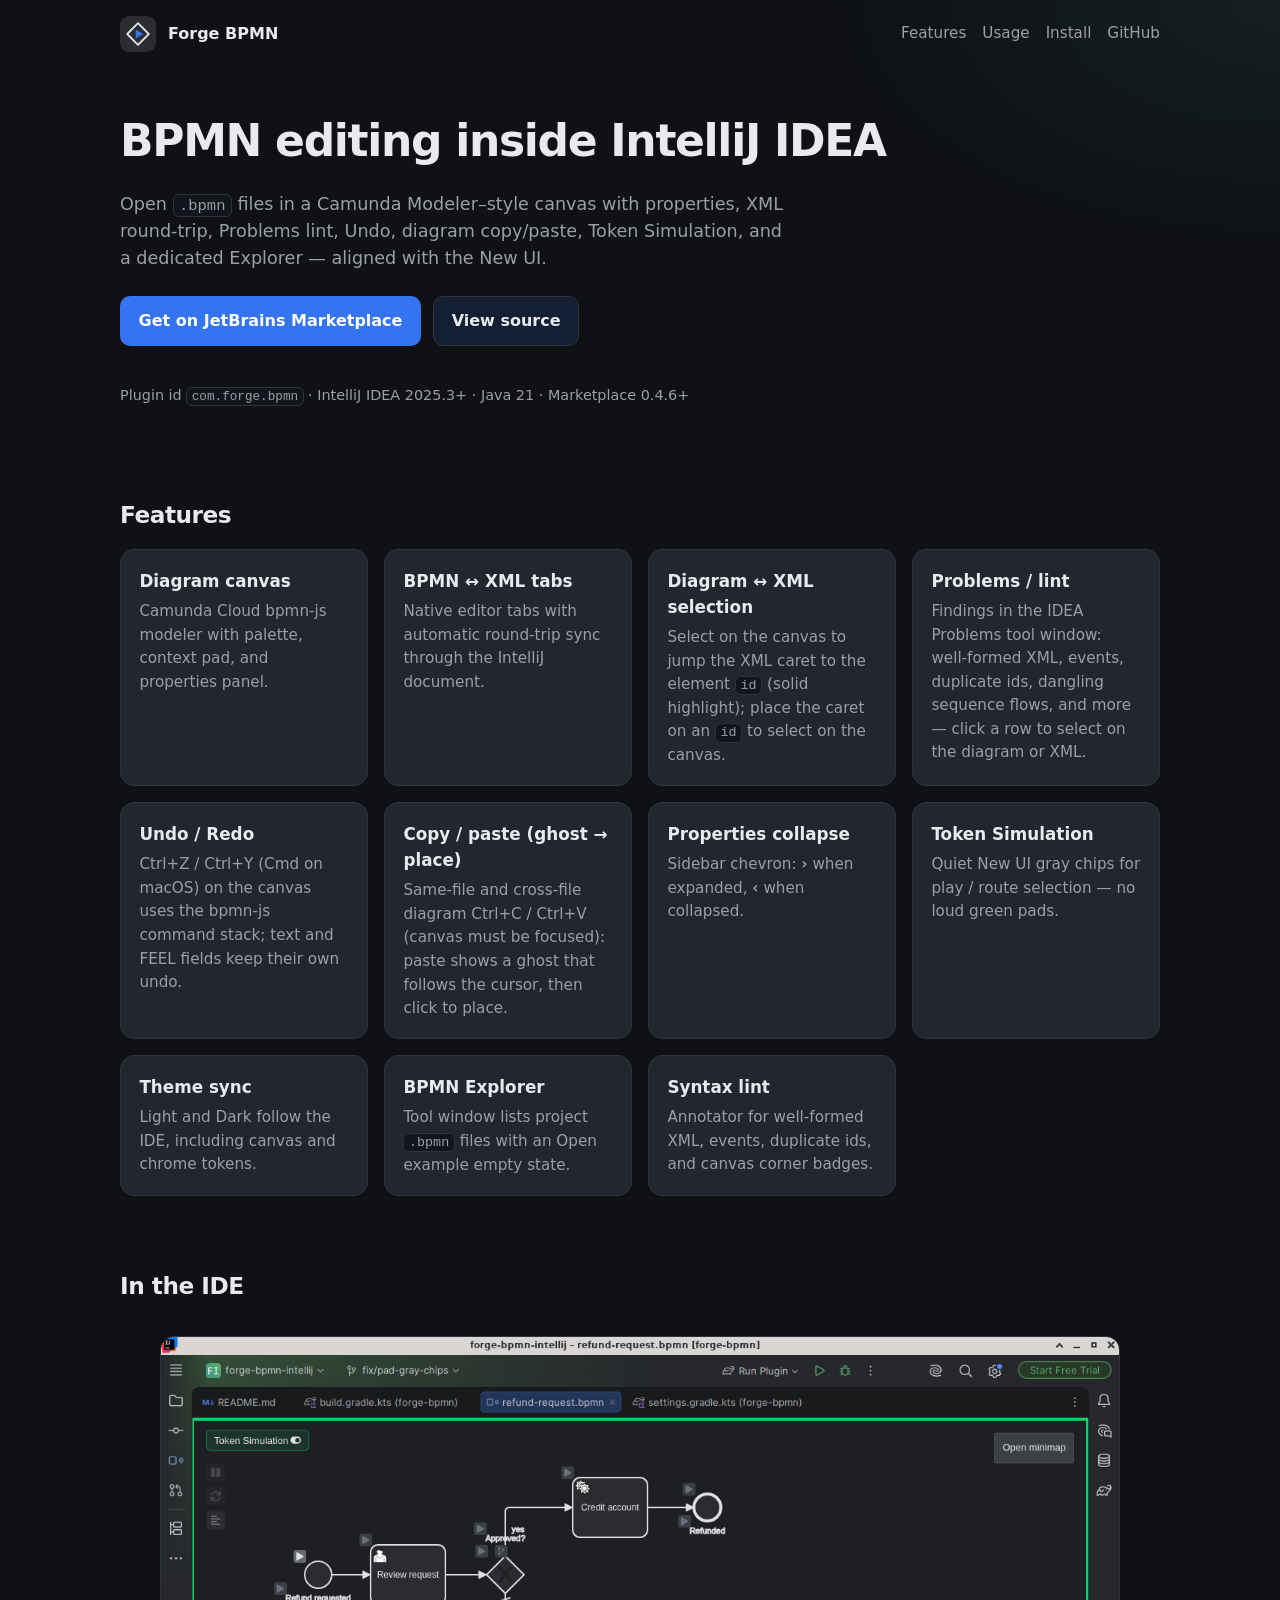
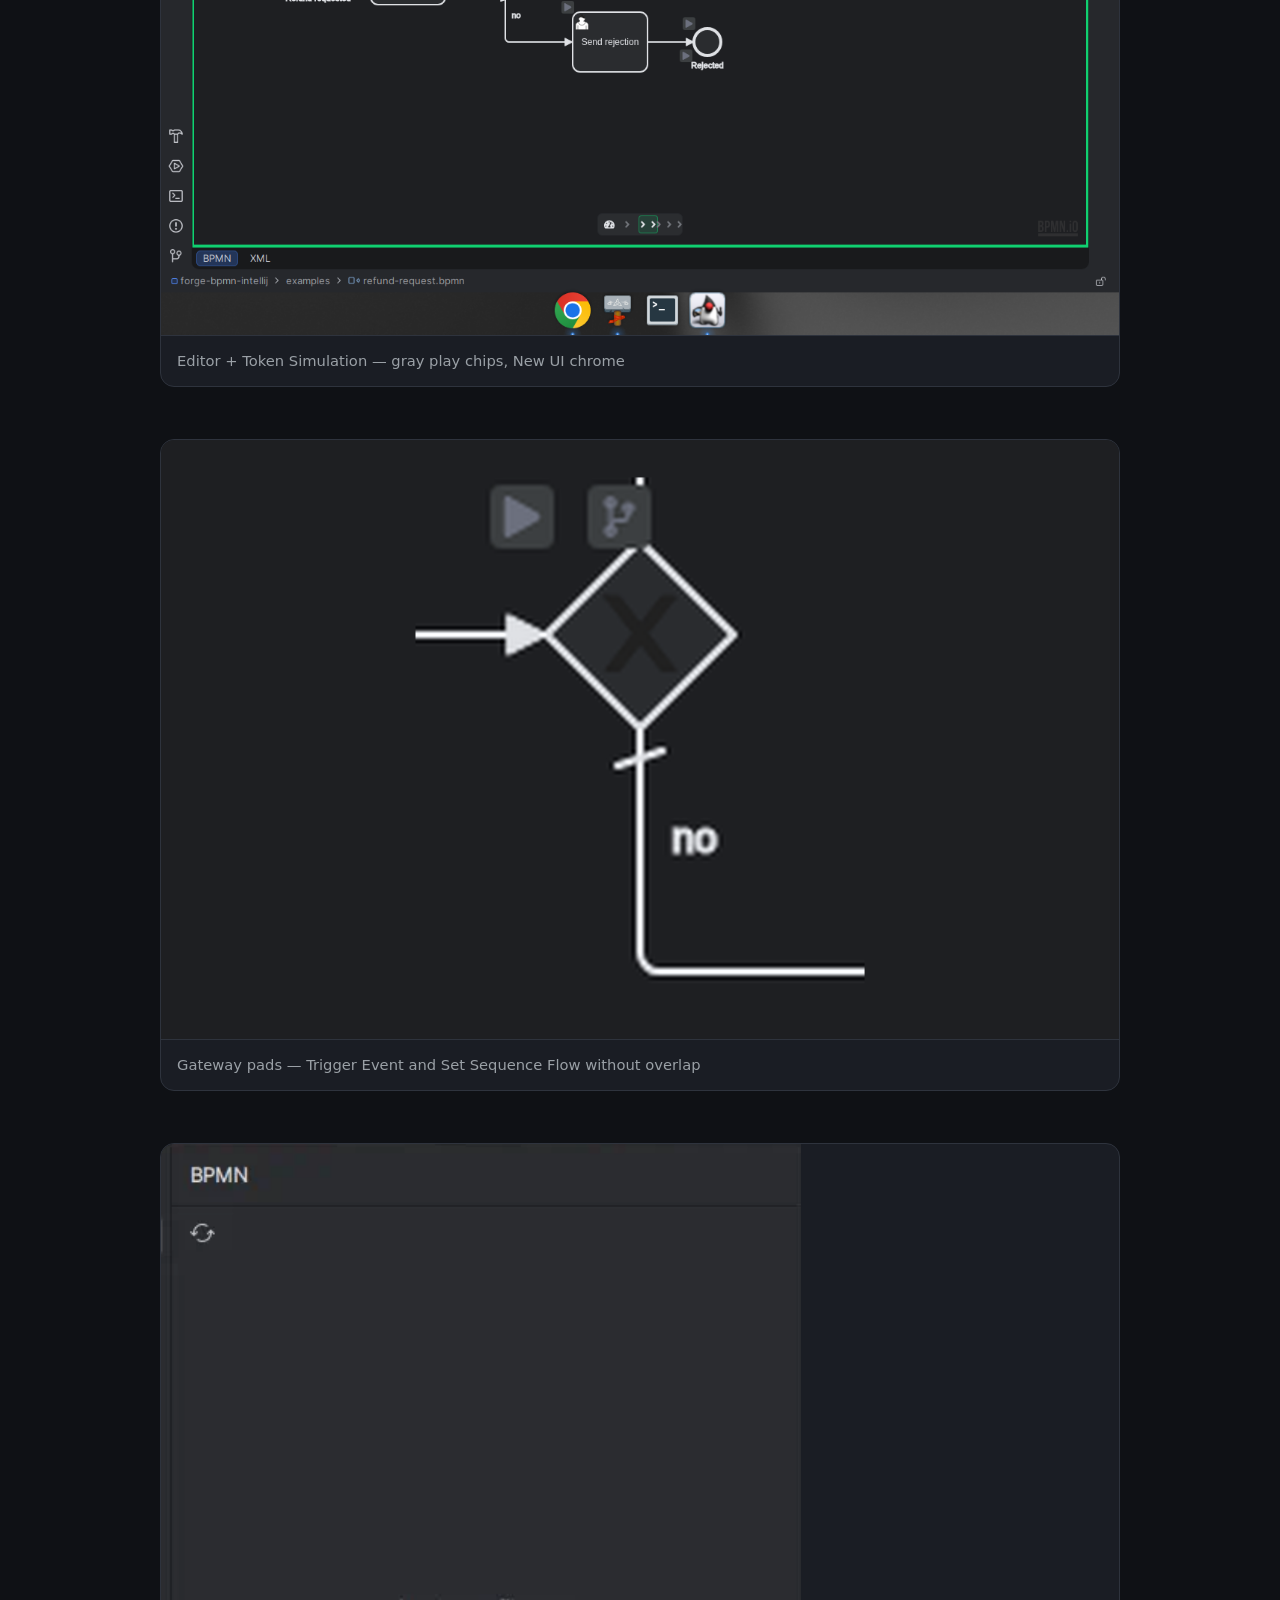
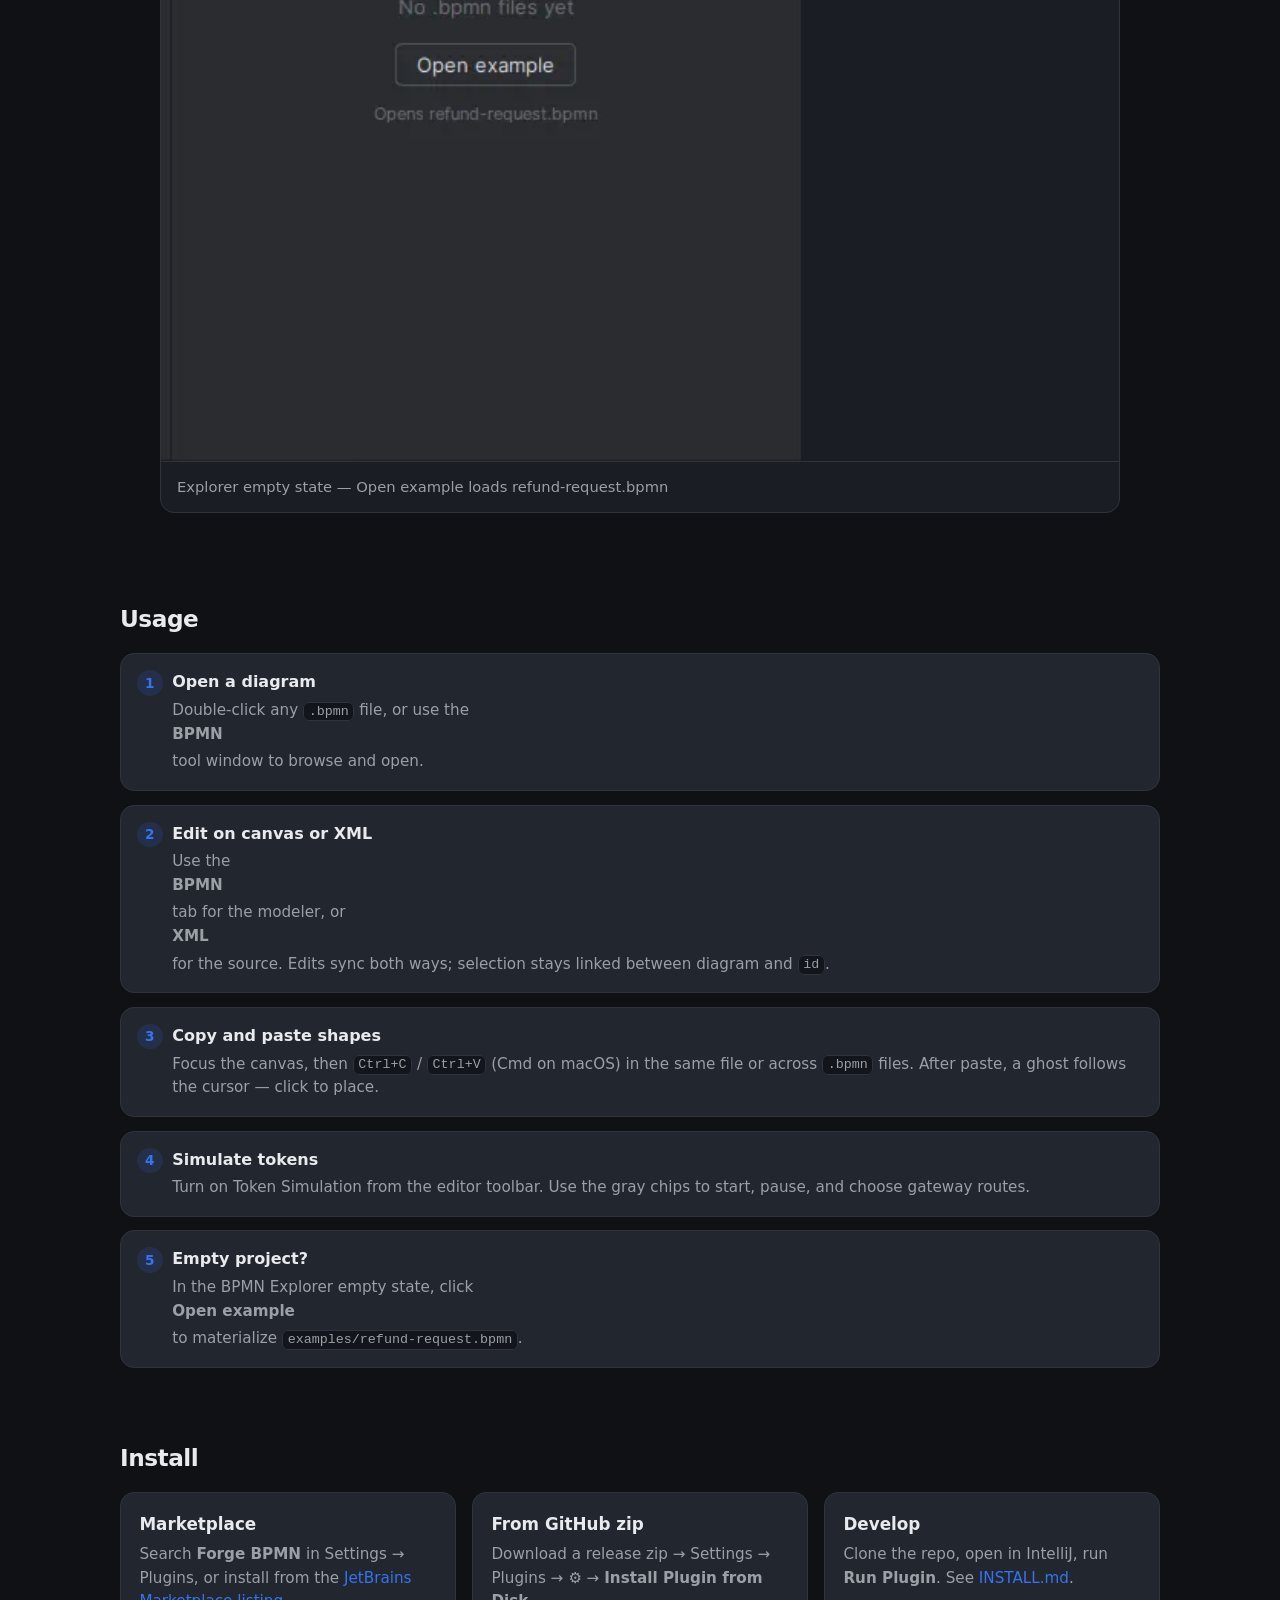
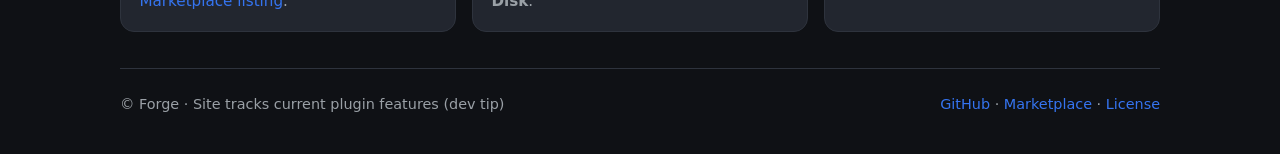
<file: site/index.html>
<!DOCTYPE html>
<html lang="en">
<head>
  <meta charset="utf-8" />
  <meta name="viewport" content="width=device-width, initial-scale=1" />
  <title>Forge BPMN — BPMN editor for IntelliJ IDEA</title>
  <meta name="description" content="Edit BPMN 2.0 diagrams inside IntelliJ IDEA: Camunda-style canvas, XML round-trip, Problems lint, Undo, same-file and cross-file copy/paste, Token Simulation, and Explorer." />
  <link rel="icon" href="assets/pluginIcon.svg" type="image/svg+xml" />
  <link rel="stylesheet" href="styles.css" />
</head>
<body>
  <div class="wrap">
    <header class="nav">
      <a class="brand" href="./">
        <img src="assets/pluginIcon.svg" alt="" width="36" height="36" />
        <span>Forge BPMN</span>
      </a>
      <nav class="nav-links" aria-label="Primary">
        <a href="#features">Features</a>
        <a href="#usage">Usage</a>
        <a href="#install">Install</a>
        <a href="https://github.com/kennethIve/forge-bpmn-intellij">GitHub</a>
      </nav>
    </header>

    <section class="hero">
      <h1>BPMN editing inside IntelliJ IDEA</h1>
      <p class="lede">
        Open <code>.bpmn</code> files in a Camunda Modeler–style canvas with properties,
        XML round-trip, Problems lint, Undo, diagram copy/paste, Token Simulation, and a dedicated Explorer — aligned with the New UI.
      </p>
      <div class="cta-row">
        <a class="btn btn-primary" href="https://plugins.jetbrains.com/plugin/34301-forge-bpmn">Get on JetBrains Marketplace</a>
        <a class="btn btn-ghost" href="https://github.com/kennethIve/forge-bpmn-intellij">View source</a>
      </div>
      <p class="meta">Plugin id <code>com.forge.bpmn</code> · IntelliJ IDEA 2025.3+ · Java 21 · Marketplace 0.4.6+</p>
    </section>

    <section id="features">
      <h2>Features</h2>
      <div class="grid">
        <article class="card">
          <h3>Diagram canvas</h3>
          <p>Camunda Cloud bpmn-js modeler with palette, context pad, and properties panel.</p>
        </article>
        <article class="card">
          <h3>BPMN ↔ XML tabs</h3>
          <p>Native editor tabs with automatic round-trip sync through the IntelliJ document.</p>
        </article>
        <article class="card">
          <h3>Diagram ↔ XML selection</h3>
          <p>Select on the canvas to jump the XML caret to the element <code>id</code> (solid highlight); place the caret on an <code>id</code> to select on the canvas.</p>
        </article>
        <article class="card">
          <h3>Problems / lint</h3>
          <p>Findings in the IDEA Problems tool window: well-formed XML, events, duplicate ids, dangling sequence flows, and more — click a row to select on the diagram or XML.</p>
        </article>
        <article class="card">
          <h3>Undo / Redo</h3>
          <p>Ctrl+Z / Ctrl+Y (Cmd on macOS) on the canvas uses the bpmn-js command stack; text and FEEL fields keep their own undo.</p>
        </article>
        <article class="card">
          <h3>Copy / paste (ghost → place)</h3>
          <p>Same-file and cross-file diagram Ctrl+C / Ctrl+V (canvas must be focused): paste shows a ghost that follows the cursor, then click to place.</p>
        </article>
        <article class="card">
          <h3>Properties collapse</h3>
          <p>Sidebar chevron: <strong>›</strong> when expanded, <strong>‹</strong> when collapsed.</p>
        </article>
        <article class="card">
          <h3>Token Simulation</h3>
          <p>Quiet New UI gray chips for play / route selection — no loud green pads.</p>
        </article>
        <article class="card">
          <h3>Theme sync</h3>
          <p>Light and Dark follow the IDE, including canvas and chrome tokens.</p>
        </article>
        <article class="card">
          <h3>BPMN Explorer</h3>
          <p>Tool window lists project <code>.bpmn</code> files with an Open example empty state.</p>
        </article>
        <article class="card">
          <h3>Syntax lint</h3>
          <p>Annotator for well-formed XML, events, duplicate ids, and canvas corner badges.</p>
        </article>
      </div>
    </section>

    <section id="screens">
      <h2>In the IDE</h2>
      <div class="shots">
        <figure class="shot">
          <img src="assets/01-editor-token-sim.png" alt="BPMN editor with Token Simulation gray chips" width="1280" height="720" loading="lazy" />
          <figcaption>Editor + Token Simulation — gray play chips, New UI chrome</figcaption>
        </figure>
        <figure class="shot">
          <img src="assets/02-gateway-pads.png" alt="Gateway Token Simulation pads side by side" width="1280" height="720" loading="lazy" />
          <figcaption>Gateway pads — Trigger Event and Set Sequence Flow without overlap</figcaption>
        </figure>
        <figure class="shot">
          <img src="assets/03-explorer-empty.png" alt="BPMN Explorer empty state with Open example" width="640" height="480" loading="lazy" />
          <figcaption>Explorer empty state — Open example loads refund-request.bpmn</figcaption>
        </figure>
      </div>
    </section>

    <section id="usage">
      <h2>Usage</h2>
      <div class="steps">
        <div class="step">
          <strong>Open a diagram</strong>
          <p>Double-click any <code>.bpmn</code> file, or use the <strong>BPMN</strong> tool window to browse and open.</p>
        </div>
        <div class="step">
          <strong>Edit on canvas or XML</strong>
          <p>Use the <strong>BPMN</strong> tab for the modeler, or <strong>XML</strong> for the source. Edits sync both ways; selection stays linked between diagram and <code>id</code>.</p>
        </div>
        <div class="step">
          <strong>Copy and paste shapes</strong>
          <p>Focus the canvas, then <kbd>Ctrl+C</kbd> / <kbd>Ctrl+V</kbd> (Cmd on macOS) in the same file or across <code>.bpmn</code> files. After paste, a ghost follows the cursor — click to place.</p>
        </div>
        <div class="step">
          <strong>Simulate tokens</strong>
          <p>Turn on Token Simulation from the editor toolbar. Use the gray chips to start, pause, and choose gateway routes.</p>
        </div>
        <div class="step">
          <strong>Empty project?</strong>
          <p>In the BPMN Explorer empty state, click <strong>Open example</strong> to materialize <code>examples/refund-request.bpmn</code>.</p>
        </div>
      </div>
    </section>

    <section id="install">
      <h2>Install</h2>
      <div class="grid">
        <article class="card">
          <h3>Marketplace</h3>
          <p>Search <strong>Forge BPMN</strong> in Settings → Plugins, or install from the <a href="https://plugins.jetbrains.com/plugin/34301-forge-bpmn">JetBrains Marketplace listing</a>.</p>
        </article>
        <article class="card">
          <h3>From GitHub zip</h3>
          <p>Download a release zip → Settings → Plugins → ⚙️ → <strong>Install Plugin from Disk</strong>.</p>
        </article>
        <article class="card">
          <h3>Develop</h3>
          <p>Clone the repo, open in IntelliJ, run <strong>Run Plugin</strong>. See <a href="https://github.com/kennethIve/forge-bpmn-intellij/blob/main/INSTALL.md">INSTALL.md</a>.</p>
        </article>
      </div>
    </section>

    <footer class="footer">
      <span>© Forge · Site tracks current plugin features (dev tip)</span>
      <span>
        <a href="https://github.com/kennethIve/forge-bpmn-intellij">GitHub</a>
        ·
        <a href="https://plugins.jetbrains.com/plugin/34301-forge-bpmn">Marketplace</a>
        ·
        <a href="https://github.com/kennethIve/forge-bpmn-intellij/blob/main/LICENSE">License</a>
      </span>
    </footer>
  </div>
</body>
</html>
</file>
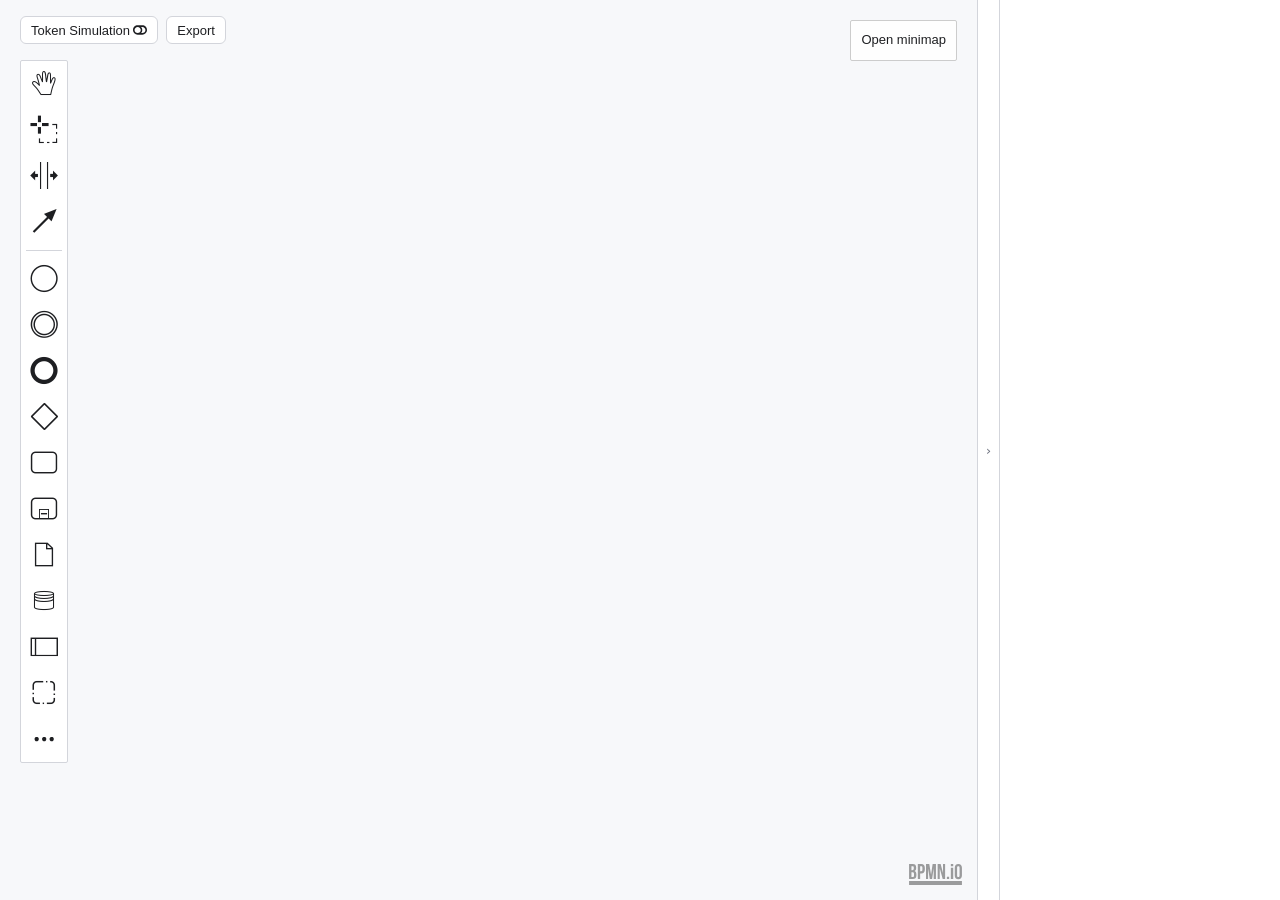
<file: src/main/resources/bpmn-editor/index.html>
<!DOCTYPE html>
<html lang="en">
<head>
  <meta charset="UTF-8"/>
  <meta name="viewport" content="width=device-width, initial-scale=1"/>
  <title>BPMN</title>
  <link rel="stylesheet" href="assets/camunda-cloud-modeler.css"/>
  <link rel="stylesheet" href="assets/bpmn-js-token-simulation.css"/>
  <style>
    html, body { width: 100%; height: 100%; margin: 0; overflow: hidden; background: var(--bg, #f7f8fa); color: var(--fg, #1e1f22); font: 13px/1.45 "JetBrains Sans", "IBM Plex Sans", "Segoe UI", sans-serif; overscroll-behavior: none; touch-action: none; }
    :root { --bg:#FFFFFF; --canvas:#F7F8FA; --shape-fill:#FFFFFF; --icon:#1E1F22; --flow:#1E1F22; --label:#1E1F22; --panel:#FFFFFF; --fg:#1E1F22; --muted:#6c707e; --border:#d3d5db; --input:#ffffff; --hover:#ebecf0; --accent:#3574F0; --caret:#3574F0; --selection:rgba(84,138,247,.30); --active-line:rgba(0,0,0,.035); --palette:#FFFFFF; --palette-fg:#1E1F22; --palette-border:#D3D5DB; --palette-hover:#EBECF0; --token-sim-on-fill:rgba(16,208,112,.12); --token-sim-on-border:rgba(16,208,112,.55); --token-simulation-green-base-44:#10d070; --token-simulation-grey-darken-30:var(--fg); --token-simulation-grey-lighten-56:var(--hover); --token-simulation-grey-base-40:var(--muted); --token-simulation-silver-darken-94:var(--palette); --token-simulation-silver-base-97:var(--panel); --token-simulation-white:#ffffff; }
    html.dark { --bg:#2B2D30; --canvas:#1E1F22; --shape-fill:#2B2D30; --icon:#DFE1E5; --flow:#DFE1E5; --label:#DFE1E5; --panel:#2B2D30; --fg:#DFE1E5; --muted:#9DA0A8; --border:#393B40; --input:#1E1F22; --hover:#3C3F44; --accent:#3574F0; --caret:#548AF7; --selection:rgba(84,138,247,.30); --active-line:rgba(255,255,255,.04); --palette:#2B2D30; --palette-fg:#DFE1E5; --palette-border:#43454A; --palette-hover:#3C3F44; --token-sim-on-fill:rgba(16,208,112,.12); --token-sim-on-border:rgba(16,208,112,.5); --token-simulation-grey-darken-30:#DFE1E5; --token-simulation-grey-lighten-56:#3C3F44; --token-simulation-grey-base-40:#9DA0A8; --token-simulation-silver-darken-94:#3C3F44; --token-simulation-silver-base-97:#2B2D30; }
    html.hc { --caret:#FFFFFF; --selection:rgba(84,138,247,.30); --active-line:rgba(255,255,255,.06); }
    #app { position: absolute; inset: 0; display: flex; min-height: 0; min-width: 0; background: var(--bg); }
    #canvas { position: relative; flex: 1; min-width: 0; min-height: 0; background: var(--canvas); touch-action: none; overscroll-behavior: none; }
    #canvas .bjs-container, #canvas .djs-container { position: absolute !important; inset: 0; width: auto !important; height: auto !important; background: var(--canvas) !important; background-image: none !important; }
    .djs-grid, .layer-djs-grid, svg.djs-grid, .djs-grid-container { display: none !important; }
    #toggle-props { width: 22px; flex-shrink: 0; border: 0; border-left: 1px solid var(--border); background: var(--panel); color: var(--muted); cursor: pointer; font: 13px/1 "JetBrains Mono", monospace; padding: 0; display: flex; align-items: center; justify-content: center; }
    #toggle-props:hover, #toggle-props:focus-visible { background: var(--palette-hover); color: var(--palette-fg); outline: none; }
    #toggle-props:active { background: var(--hover); color: var(--fg); }
    #properties { width: 280px; flex-shrink: 0; border-left: 1px solid var(--border); background: var(--panel); overflow: hidden; color: var(--fg); }
    #app.props-collapsed #properties { display: none; }
    #properties .bio-properties-panel-container, #properties .bio-properties-panel { height: 100%; background: var(--panel) !important; color: var(--fg) !important; }
    .bio-properties-panel-header, .bio-properties-panel-group, .bio-properties-panel-group-header, .bio-properties-panel-scroll-container { background: var(--panel) !important; color: var(--fg) !important; border-color: var(--border) !important; }
    .bio-properties-panel-input, .bio-properties-panel select, .bio-properties-panel textarea, .bio-properties-panel input { background: var(--input) !important; color: var(--fg) !important; border-color: var(--border) !important; }
    .bio-properties-panel-input:focus,
    .bio-properties-panel-input:focus-within,
    .bio-properties-panel select:focus,
    .bio-properties-panel textarea:focus,
    .bio-properties-panel input:focus {
      border-color: var(--accent) !important;
      border-width: 1px !important;
      outline: none !important;
      box-shadow: none !important;
    }
    .bio-properties-panel input,
    .bio-properties-panel textarea,
    .bio-properties-panel-input,
    .bio-properties-panel select { caret-color: var(--caret) !important; }
    #properties [contenteditable],
    .bio-properties-panel [contenteditable],
    .bio-properties-panel .cm-content,
    .bio-properties-panel .cm-editor [contenteditable],
    .bio-properties-panel-feel-editor-container .cm-content,
    .bio-properties-panel-feelers-editor .cm-content {
      caret-color: var(--caret) !important;
    }
    .bio-properties-panel-feel-editor-container .cm-cursor,
    .bio-properties-panel-feel-editor-container .cm-dropCursor {
      border-left: 2px solid var(--caret) !important;
      border-left-width: 2px !important;
      margin-left: 0 !important;
      opacity: 1 !important;
    }
    .bio-properties-panel-feel-editor-container .cm-cursorLayer { animation: none !important; }
    .bio-properties-panel-feel-editor-container .cm-cursorLayer .cm-cursor { opacity: 1 !important; visibility: visible !important; }
    .bio-properties-panel-feel-editor-container .cm-selectionBackground,
    .bio-properties-panel-feel-editor-container .cm-content ::selection,
    .bio-properties-panel-feel-editor-container .cm-content::-moz-selection { background: var(--selection) !important; }
    .bio-properties-panel-feel-editor-container .cm-focused .cm-selectionBackground,
    .bio-properties-panel-feel-editor-container.cm-focused .cm-selectionBackground,
    .cm-editor.cm-focused .cm-selectionBackground { background: var(--selection) !important; }
    .bio-properties-panel-feel-editor-container .cm-activeLine { background: var(--active-line) !important; }
    html.dark .bio-properties-panel-feel-indicator,
    html.hc .bio-properties-panel-feel-indicator {
      background: var(--input) !important; background-color: var(--input) !important; border-color: var(--border) !important; color: var(--muted) !important;
    }
    html.dark .bio-properties-panel-feel-container:has(.bio-properties-panel-input:focus-within) .bio-properties-panel-feel-indicator,
    html.hc .bio-properties-panel-feel-container:has(.bio-properties-panel-input:focus-within) .bio-properties-panel-feel-indicator { border-color: var(--accent) !important; }
    html.dark .bio-properties-panel-open-feel-popup,
    html.hc .bio-properties-panel-open-feel-popup { color: var(--muted) !important; }
    html.dark .bio-properties-panel-open-feel-popup svg,
    html.dark .bio-properties-panel-open-feel-popup svg path,
    html.hc .bio-properties-panel-open-feel-popup svg,
    html.hc .bio-properties-panel-open-feel-popup svg path { fill: var(--muted) !important; stroke: var(--muted) !important; color: var(--muted) !important; }
    html.dark .bio-properties-panel-feel-editor-container .cm-content,
    html.dark .bio-properties-panel-feel-editor-container .cm-line,
    html.dark .bio-properties-panel-feel-editor-container .cm-content span,
    html.dark .bio-properties-panel-feelers-editor .cm-content,
    html.dark .bio-properties-panel-feelers-editor .cm-content span { color: var(--fg) !important; }
    html.dark .bio-properties-panel-feel-editor-container .cm-content .ͼp,
    html.dark .bio-properties-panel-feelers-editor .cm-content .ͼp { color: #CF8E6D !important; }
    html.dark .bio-properties-panel-feel-editor-container .cm-content .ͼt,
    html.dark .bio-properties-panel-feelers-editor .cm-content .ͼt { color: #6AAB73 !important; }
    html.dark .bio-properties-panel-feel-editor-container .cm-content .ͼv,
    html.dark .bio-properties-panel-feelers-editor .cm-content .ͼv { color: #2AACB8 !important; }
    html.hc .bio-properties-panel-feel-editor-container .cm-content,
    html.hc .bio-properties-panel-feel-editor-container .cm-line,
    html.hc .bio-properties-panel-feel-editor-container .cm-content span,
    html.hc .bio-properties-panel-feelers-editor .cm-content,
    html.hc .bio-properties-panel-feelers-editor .cm-content span { color: #FFFFFF !important; }
    html.hc .bio-properties-panel-feel-editor-container .cm-content .ͼp,
    html.hc .bio-properties-panel-feelers-editor .cm-content .ͼp { color: #FFE66D !important; }
    html.hc .bio-properties-panel-feel-editor-container .cm-content .ͼt,
    html.hc .bio-properties-panel-feelers-editor .cm-content .ͼt { color: #7CFC98 !important; }
    html.hc .bio-properties-panel-feel-editor-container .cm-content .ͼv,
    html.hc .bio-properties-panel-feelers-editor .cm-content .ͼv { color: #7FDBFF !important; }
    .djs-palette { background: var(--palette) !important; border-color: var(--palette-border) !important; color: var(--palette-fg) !important; }
    .djs-palette .entry { color: var(--palette-fg) !important; fill: var(--palette-fg) !important; }
    .djs-palette .entry:hover { background: var(--palette-hover) !important; }
    .djs-palette .separator { border-color: var(--palette-border) !important; }
    .djs-popup, .djs-context-pad .entry { background: var(--palette) !important; color: var(--palette-fg) !important; border-color: var(--palette-border) !important; }
    /* Selection sync: solid #3574F0, 2px — same in Light and Dark */
    .djs-parent {
      --element-selected-outline-stroke-color: #3574F0;
      --element-selected-outline-secondary-stroke-color: #3574F0;
      --bendpoint-fill-color: #3574F0;
    }
    .djs-selection-outline,
    .djs-element.selected .djs-outline,
    .djs-connection.selected .djs-outline,
    .djs-multi-select .djs-element.selected .djs-outline,
    .djs-dragging-active-lasso .djs-element.selected .djs-outline {
      stroke: #3574F0 !important;
      stroke-width: 2px !important;
    }
    html.dark .djs-selection-outline,
    html.dark .djs-element.selected .djs-outline,
    html.dark .djs-connection.selected .djs-outline {
      fill: none !important;
      stroke: #3574F0 !important;
      stroke-width: 2px !important;
    }
    .djs-bendpoint .djs-visual,
    .djs-segment-dragger .djs-visual,
    .djs-bendpoint:hover .djs-visual,
    .djs-bendpoint.floating .djs-visual {
      fill: #3574F0 !important;
    }
    html.dark .djs-context-pad.open { display: block; width: auto !important; max-width: 132px; padding: 6px; background: #2B2D30; border: 1px solid #6A7380; border-radius: 8px; box-shadow: 0 10px 28px rgba(0,0,0,.5), 0 0 0 1px rgba(126,176,255,.35); }
    html.dark .djs-context-pad .entry { width: 28px !important; height: 28px !important; font-size: 18px !important; line-height: 28px !important; margin: 2px !important; border-radius: 6px !important; background: #3C3F44 !important; color: #F2F4F7 !important; box-shadow: none !important; }
    html.dark .djs-context-pad .entry:hover { background: #548AF7 !important; color: #fff !important; }
    html.dark .djs-popup { box-shadow: 0 16px 40px rgba(0,0,0,.55), 0 0 0 1px rgba(126,176,255,.45) !important; border: 1px solid #7EB0FF !important; border-radius: 8px !important; }
    html.dark .djs-popup .entry.selected, html.dark .djs-popup .entry:hover { background: #2E436E !important; }
    html.dark .djs-popup .entry.selected { box-shadow: inset 3px 0 0 #7EB0FF; }
    .djs-connection .djs-visual > path { stroke: var(--icon) !important; }
    marker path, marker polygon { fill: var(--icon) !important; stroke: var(--icon) !important; }
    .djs-element[data-element-id$="_label"] text,
    .djs-element[data-element-id$="_label"] .djs-label,
    .djs-label, .djs-label text { fill: var(--label) !important; stroke: none !important; font-family: Arial, Helvetica, sans-serif !important; font-weight: 400 !important; }
    .djs-shape:not([data-element-id$="_label"]) .djs-visual > :first-child { fill: var(--shape-fill) !important; stroke: var(--icon) !important; }
    .djs-element[data-element-id$="_label"] .djs-visual > :not(text) { fill: none !important; stroke: none !important; }
    .bjs-container .djs-palette { top: 60px !important; }
    .bts-toggle-mode { display: inline-flex !important; align-items: center; position: absolute !important; top: 16px !important; left: 20px !important; z-index: 1000 !important; box-sizing: border-box; min-height: 28px; height: 28px; background: var(--palette) !important; color: var(--palette-fg) !important; border: 1px solid var(--palette-border) !important; border-radius: 6px; padding: 4px 10px !important; font-size: 13px !important; line-height: 1; cursor: pointer; user-select: none; box-shadow: none !important; }
    .bts-toggle-mode .bts-toggle { margin-left: .25em; display: inline-flex; }
    .bjs-container.simulation .bts-toggle-mode { background: var(--token-sim-on-fill) !important; color: var(--fg) !important; border: 1px solid var(--token-sim-on-border) !important; }
    .bts-toggle-mode:hover,
    .bjs-container.simulation .bts-toggle-mode:hover { background: var(--hover) !important; color: var(--fg) !important; border-color: var(--border) !important; }
    .bjs-container.simulation .bts-toggle-mode:hover { border-color: var(--token-sim-on-border) !important; }

    .editor-top-toolbar {
      position: absolute !important;
      top: 16px !important;
      left: 20px !important;
      z-index: 1000 !important;
      display: inline-flex;
      align-items: center;
      gap: 8px;
      pointer-events: none;
    }
    .editor-top-toolbar > * { pointer-events: auto; }
    .editor-top-toolbar .bts-toggle-mode {
      position: relative !important;
      top: auto !important;
      left: auto !important;
    }
    .bpmn-export-btn {
      display: inline-flex !important;
      align-items: center;
      box-sizing: border-box;
      min-height: 28px;
      height: 28px;
      background: var(--palette) !important;
      color: var(--palette-fg) !important;
      border: 1px solid var(--palette-border) !important;
      border-radius: 6px;
      padding: 4px 10px !important;
      font-size: 13px !important;
      line-height: 1;
      cursor: pointer;
      user-select: none;
      font-family: inherit;
    }
    .bpmn-export-btn:hover {
      background: var(--hover) !important;
      color: var(--fg) !important;
      border-color: var(--border) !important;
    }
    .bpmn-export-btn:focus-visible {
      outline: 2px solid var(--accent, #3574F0);
      outline-offset: 1px;
    }

    .bpmn-export { position: relative; display: inline-flex; }
    .bpmn-export-menu {
      display: none;
      position: absolute;
      top: calc(100% + 4px);
      left: 0;
      min-width: 188px;
      z-index: 1001;
      box-sizing: border-box;
      background: var(--palette);
      color: var(--palette-fg);
      border: 1px solid var(--palette-border);
      border-radius: 6px;
      padding: 4px;
      box-shadow: 0 8px 20px rgba(0,0,0,.2);
    }
    .bpmn-export.open .bpmn-export-menu { display: block; }
    .bpmn-export-menu button {
      display: block;
      width: 100%;
      text-align: left;
      background: transparent;
      border: none;
      color: inherit;
      font-family: inherit;
      font-size: 13px;
      line-height: 1.3;
      padding: 6px 8px;
      border-radius: 4px;
      cursor: pointer;
    }
    .bpmn-export-menu button:hover,
    .bpmn-export-menu button:focus-visible {
      background: var(--hover);
      color: var(--fg);
      outline: none;
    }
    .bpmn-lint-tooltip {
      position: fixed;
      z-index: 10000;
      transform: translate(-50%, calc(-100% - 8px));
      max-width: 280px;
      padding: 6px 8px;
      border-radius: 6px;
      background: #2B2D30;
      color: #F2F4F7;
      border: 1px solid #6A7380;
      box-shadow: 0 8px 20px rgba(0,0,0,.35);
      font-size: 12px;
      line-height: 1.35;
      pointer-events: none;
      white-space: pre-wrap;
    }
    html:not(.dark) .bpmn-lint-tooltip {
      background: #FFFFFF;
      color: #1E1F22;
      border-color: #D3D5DB;
      box-shadow: 0 8px 20px rgba(0,0,0,.12);
    }
    .djs-overlay-bts-context-menu .bts-context-pad,
    .djs-overlay-bts-context-menu .bts-context-pad:not(.disabled),
    .bts-context-pad,
    .bts-context-pad:not(.disabled) { display: flex !important; align-items: center !important; justify-content: center !important; width: 17px !important; height: 17px !important; min-width: 17px !important; min-height: 17px !important; box-sizing: border-box !important; background: #EBECF0 !important; background-color: #EBECF0 !important; color: #818594 !important; border: none !important; border-radius: 3px !important; opacity: 1 !important; font-size: 10px !important; box-shadow: none !important; padding: 0 !important; margin: 0 !important; }
    html.dark .djs-overlay-bts-context-menu .bts-context-pad,
    html.dark .djs-overlay-bts-context-menu .bts-context-pad:not(.disabled),
    html.dark .bts-context-pad,
    html.dark .bts-context-pad:not(.disabled) { background: #3C3F41 !important; background-color: #3C3F41 !important; color: #6C707E !important; border: none !important; }
    .bts-context-pad[title="Trigger Event"],
    .djs-overlay-bts-context-menu .bts-context-pad[title="Trigger Event"] { transform: none !important; }
    .bts-context-pad[title="Set Sequence Flow"],
    .djs-overlay-bts-context-menu .bts-context-pad[title="Set Sequence Flow"] { transform: translate(26px, 0) !important; }
    .bts-context-pad[title="Add pause point"],
    .bts-context-pad[title="Remove pause point"],
    .djs-overlay-bts-context-menu .bts-context-pad[title="Add pause point"],
    .djs-overlay-bts-context-menu .bts-context-pad[title="Remove pause point"] { transform: translate(-26px, 0) !important; }
    .djs-overlay-bts-context-menu .bts-context-pad *,
    .djs-overlay-bts-context-menu .bts-context-pad svg,
    .djs-overlay-bts-context-menu .bts-context-pad .bts-icon,
    .bts-context-pad *,
    .bts-context-pad svg,
    .bts-context-pad .bts-icon { background: transparent !important; background-color: transparent !important; box-shadow: none !important; }
    .djs-overlay-bts-context-menu .bts-context-pad .bts-icon,
    .bts-context-pad .bts-icon { width: 11px !important; height: 11px !important; }
    .djs-overlay-bts-context-menu .bts-context-pad svg,
    .bts-context-pad svg { width: 11px !important; height: 11px !important; }
    .djs-overlays:not(.hover) .bts-context-pad:not(:hover):not(:focus).show-hover,
    .djs-overlays:not(.hover) .djs-overlay-bts-context-menu .bts-context-pad:not(:hover):not(:focus).show-hover { opacity: 0 !important; pointer-events: none !important; }
    .djs-overlays.hover .bts-context-pad,
    .djs-overlays.hover .bts-context-pad:not(.disabled) { opacity: 1 !important; }
    .bts-context-pad.active,
    .bts-context-pad:not(.disabled).active,
    .djs-overlay-bts-context-menu .bts-context-pad.active { background: #D3D5DB !important; background-color: #D3D5DB !important; color: #1E1F22 !important; opacity: 1 !important; border: none !important; box-shadow: none !important; }
    html.dark .bts-context-pad.active,
    html.dark .bts-context-pad:not(.disabled).active,
    html.dark .djs-overlay-bts-context-menu .bts-context-pad.active { background: #5A5D61 !important; background-color: #5A5D61 !important; color: #DFE1E5 !important; border: none !important; }
    .bts-context-pad:not(.disabled):hover,
    .bts-context-pad:not(.disabled):focus-visible,
    .bts-context-pad:hover,
    .bts-context-pad:focus-visible,
    .djs-overlay-bts-context-menu .bts-context-pad:not(.disabled):hover,
    .djs-overlay-bts-context-menu .bts-context-pad:not(.disabled):focus-visible { opacity: 1 !important; background: #DFE1E5 !important; background-color: #DFE1E5 !important; color: #1E1F22 !important; border: none !important; }
    html.dark .bts-context-pad:not(.disabled):hover,
    html.dark .bts-context-pad:not(.disabled):focus-visible,
    html.dark .bts-context-pad:hover,
    html.dark .bts-context-pad:focus-visible,
    html.dark .djs-overlay-bts-context-menu .bts-context-pad:not(.disabled):hover,
    html.dark .djs-overlay-bts-context-menu .bts-context-pad:not(.disabled):focus-visible { background: #4E5154 !important; background-color: #4E5154 !important; color: #DFE1E5 !important; border: none !important; }
    .bts-context-pad:not(.disabled):active,
    .djs-overlay-bts-context-menu .bts-context-pad:not(.disabled):active { background: #D3D5DB !important; background-color: #D3D5DB !important; color: #1E1F22 !important; opacity: 1 !important; border: none !important; box-shadow: none !important; }
    html.dark .bts-context-pad:not(.disabled):active,
    html.dark .djs-overlay-bts-context-menu .bts-context-pad:not(.disabled):active { background: #5A5D61 !important; background-color: #5A5D61 !important; color: #DFE1E5 !important; border: none !important; }
    .bts-context-pad.disabled,
    .djs-overlay-bts-context-menu .bts-context-pad.disabled { background: #EBECF0 !important; background-color: #EBECF0 !important; color: #818594 !important; opacity: .35 !important; border: none !important; }
    html.dark .bts-context-pad.disabled,
    html.dark .djs-overlay-bts-context-menu .bts-context-pad.disabled { background: #3C3F41 !important; background-color: #3C3F41 !important; color: #6C707E !important; }
    .bts-palette .bts-entry { display: flex !important; align-items: center !important; justify-content: center !important; width: 26px !important; height: 26px !important; box-sizing: border-box; background: var(--palette) !important; background-color: var(--palette) !important; color: var(--muted) !important; border: 1px solid var(--border) !important; border-radius: 6px !important; opacity: 1 !important; font-size: 14px !important; box-shadow: none !important; padding: 0 !important; margin-bottom: 6px; }
    .bts-palette .bts-entry:not(.disabled):hover,
    .bts-palette .bts-entry:hover { background: var(--hover) !important; background-color: var(--hover) !important; color: var(--fg) !important; border-color: var(--border) !important; }
    .bts-palette .bts-entry.active,
    .bts-palette .bts-entry.bts-play-pause.active,
    .bts-play-pause.active,
    .bjs-container.paused .bts-play-pause.active,
    .bjs-container.simulation .bts-palette .bts-entry.active { background: var(--token-sim-on-fill) !important; background-color: var(--token-sim-on-fill) !important; color: var(--fg) !important; border: 1px solid var(--token-sim-on-border) !important; box-shadow: none !important; }
    .bts-element-notification.success,
    .bts-notifications .bts-notification.success { background: var(--token-sim-on-fill) !important; background-color: var(--token-sim-on-fill) !important; color: var(--fg) !important; border: 1px solid var(--token-sim-on-border) !important; }
    .bts-scopes .bts-scope.active,
    .bts-token-count { background: var(--palette) !important; color: var(--fg) !important; border: 1px solid var(--border) !important; }
    .bts-token-count.waiting,
    .bts-token-count:not(.inactive) { border-color: var(--token-sim-on-border) !important; }
    .bts-palette .bts-entry.disabled { color: var(--muted) !important; opacity: .45 !important; }
    .bts-scopes { top: 18px !important; height: 28px; align-items: center; }
    .bts-scopes .bts-scope { width: 24px !important; height: 24px !important; line-height: 22px !important; font-size: 12px !important; background: var(--palette) !important; color: var(--fg) !important; border: 1px solid var(--border) !important; border-radius: 50% !important; }
    .bts-scopes .bts-scope:hover,
    .bts-scopes .bts-scope.inactive:hover { background: var(--hover) !important; opacity: 1 !important; }
    .bts-scopes .bts-scope.focussed { box-shadow: 0 0 0 1px var(--token-sim-on-border) !important; border-color: var(--token-sim-on-border) !important; }
    .bts-set-animation-speed { bottom: 16px !important; height: 30px; box-sizing: border-box; background: var(--panel) !important; background-color: var(--panel) !important; color: var(--fg) !important; border: 1px solid var(--border) !important; border-radius: 6px !important; padding: 2px 4px 2px 8px !important; font-size: 12px !important; box-shadow: none !important; overflow: hidden; }
    .bts-set-animation-speed .bts-animation-speed-buttons { margin-left: 4px !important; gap: 2px; align-items: center; }
    .bts-set-animation-speed .bts-animation-speed-button { width: 26px !important; height: 24px !important; padding: 0 !important; box-sizing: border-box; display: inline-flex !important; align-items: center; justify-content: center; background: transparent !important; background-color: transparent !important; color: var(--muted) !important; border: 1px solid transparent !important; border-radius: 4px !important; cursor: pointer; }
    .bts-set-animation-speed .bts-animation-speed-button:hover { background: var(--hover) !important; background-color: var(--hover) !important; color: var(--fg) !important; border-color: var(--border) !important; }
    .bts-set-animation-speed .bts-animation-speed-button.active { background: var(--token-sim-on-fill) !important; background-color: var(--token-sim-on-fill) !important; color: var(--fg) !important; border: 1px solid var(--token-sim-on-border) !important; }
    .bts-log { background: var(--panel) !important; color: var(--fg) !important; border: 1px solid var(--border); border-radius: 6px; }
    .bts-log .bts-header { background: var(--palette) !important; color: var(--fg) !important; border-bottom: 1px solid var(--border); height: 28px !important; }
    .bts-log .bts-close { color: var(--muted) !important; }
    .bts-log .bts-close:hover { color: var(--fg) !important; background: var(--hover) !important; }
    .bts-log .bts-entry { background: var(--input, var(--panel)) !important; color: var(--fg) !important; border: 1px solid var(--border); border-radius: 4px; }
    .bts-log .bts-entry.success { background: var(--token-sim-on-fill) !important; color: var(--fg) !important; border-color: var(--token-sim-on-border) !important; }
    .bts-token-count { background: var(--palette) !important; color: var(--fg) !important; }
    .bts-icon, .bts-toggle-mode .bts-icon, .bts-palette .bts-icon { display: inline-flex !important; align-items: center; justify-content: center; width: 14px; height: 14px; color: inherit !important; }
    .bts-icon svg, .bts-toggle-mode svg, .bts-palette svg,
    .bts-set-animation-speed svg { display: block !important; width: 14px !important; height: 14px !important; overflow: visible; }
    .djs-overlay-bts-context-menu .bts-context-pad .bts-icon,
    .bts-context-pad .bts-icon { display: inline-flex !important; align-items: center; justify-content: center; width: 11px !important; height: 11px !important; color: inherit !important; background: transparent !important; background-color: transparent !important; }
    .djs-overlay-bts-context-menu .bts-context-pad svg,
    .bts-context-pad svg { display: block !important; width: 11px !important; height: 11px !important; overflow: visible; background: transparent !important; background-color: transparent !important; }
    .bts-icon svg path, .bts-icon svg rect,
    .bts-toggle-mode svg path, .bts-context-pad svg path, .bts-palette svg path,
    .bts-set-animation-speed svg path { fill: currentColor !important; stroke: none !important; }
    .bts-palette { position: absolute; top: 60px; left: 20px; z-index: 1000; }
    .bts-palette.hidden,
    .bjs-container:not(.simulation) .bts-palette,
    #app:not(.simulating) .bts-palette { display: none !important; }
    .bjs-container.simulation .djs-palette,
    .djs-palette.hidden,
    #app.simulating .djs-palette { display: none !important; }
    .bjs-container.simulation .djs-overlay:not(.djs-overlay-bts-context-menu, .djs-overlay-bts-element-notification, .djs-overlay-bts-token-count, .djs-overlay-drilldown) { display: none !important; }
    .bjs-powered-by { opacity: .5; }
    html.dark .djs-minimap { background: #3C3F44 !important; color: #DFE1E5 !important; border: 1px solid #4A4E55 !important; }
    html.dark .djs-parent { --canvas-fill-color: #1E1F22; --popup-background-color: #2B2D30; --popup-border-color: #43454A; --popup-shadow-color: rgba(0,0,0,.45); --popup-disabled-color: #6F737A; --popup-description-color: #9DA0A8; --popup-no-results-color: #9DA0A8; --popup-entry-title-color: #9DA0A8; --popup-entry-hover-color: #3C3F44; --popup-search-border-color: #43454A; --popup-search-focus-background-color: #1E1F22; --popup-tab-color: #9DA0A8; --popup-tab-hover-color: #DFE1E5; --popup-tab-active-color: #DFE1E5; --shape-drop-allowed-fill-color: #3A3F48; --shape-connect-allowed-fill-color: #3A3F48; --shape-drop-not-allowed-fill-color: #4A3535; --context-pad-entry-background-color: #2B2D30; --context-pad-entry-hover-background-color: #3C3F44; }
    html.dark .djs-popup, html.dark .djs-popup-parent, html.dark .djs-popup-body { background: #2B2D30 !important; color: #DFE1E5 !important; border-color: #43454A !important; }
    html.dark .djs-popup .entry, html.dark .djs-popup-title, html.dark .djs-popup-label { color: #DFE1E5 !important; }
    html.dark .djs-popup-search input { background: #1E1F22 !important; color: #DFE1E5 !important; border-color: #43454A !important; }
    html.dark .djs-popup-entry-docs { background: #3C3F44 !important; color: #DFE1E5 !important; border-color: #43454A !important; }
    html.dark .djs-container svg.new-parent { background: #3A3F48 !important; }
    html.dark .djs-container svg.drop-not-ok { background: #4A3535 !important; }
    #app.simulating #properties, #app.simulating #toggle-props { display: none; }
    .bpmn-lint-mark {
      display: block;
      width: 6px;
      height: 6px;
      border-radius: 50%;
      box-shadow: 0 0 0 1px rgba(0,0,0,.28);
      cursor: pointer;
      pointer-events: auto;
      box-sizing: content-box;
      padding: 5px;
      margin: -5px;
      background-clip: content-box;
    }
    .bpmn-lint-error { background: #E5484D; }
    .bpmn-lint-warning { background: #EF9F27; }
  </style>
</head>
<body>
  <div id="app">
    <div id="canvas"></div>
    <button type="button" id="toggle-props" title="Hide properties" aria-expanded="true">›</button>
    <aside id="properties"></aside>
  </div>
  <script src="camunda-cloud-modeler.production.min.js"></script>
  <script>
    const TASK = new Set(["task","userTask","serviceTask","sendTask","receiveTask","scriptTask","businessRuleTask","manualTask","callActivity"]);
    const NODES = new Set(["task","userTask","serviceTask","sendTask","receiveTask","scriptTask","businessRuleTask","manualTask","callActivity","startEvent","endEvent","intermediateThrowEvent","intermediateCatchEvent","boundaryEvent","exclusiveGateway","parallelGateway","inclusiveGateway","eventBasedGateway","complexGateway","subProcess"]);
    function locals(root, name) { return [...root.getElementsByTagName("*")].filter(function (n) { return n.localName === name; }); }
    function attr(el, name) { return el.getAttribute(name) || ""; }
    function child(el, name) { return [...el.children].find(function (c) { return c.localName === name; }); }
    function isBpmn(el) { return !el.namespaceURI || el.namespaceURI === "http://www.omg.org/spec/BPMN/20100524/MODEL"; }
    function zeebe(el, name) { var ext = child(el, "extensionElements"); if (!ext) return null; return [...ext.children].find(function (c) { return c.localName === name; }) || null; }
    function escAttr(s) { return String(s).replace(/[&<>"']/g, function (c) { if (c === "&") return "&" + "amp;"; if (c === "<") return "&" + "lt;"; if (c === ">") return "&" + "gt;"; if (c === '"') return "&" + "quot;"; return "&" + "#39;"; }); }
    function lintBpmnXml(xml) {
      var issues = [];
      var trimmed = (xml || "").trim();
      if (!trimmed) return [{ id: "empty", level: "error", rule: "xml", message: "Diagram is empty." }];
      var doc = new DOMParser().parseFromString(trimmed, "application/xml");
      if (doc.querySelector("parsererror")) return [{ id: "xml-parse", level: "error", rule: "xml", message: "BPMN XML is not well-formed." }];
      var definitions = locals(doc, "definitions")[0];
      if (!definitions) return [{ id: "no-definitions", level: "error", rule: "schema", message: "Missing bpmn:definitions root." }];
      var processes = locals(definitions, "process");
      if (!processes.length) return [{ id: "no-process", level: "error", rule: "schema", message: "No bpmn:process in this diagram." }];
      var ids = new Map();
      for (var el of definitions.querySelectorAll("*")) { var id = attr(el, "id"); if (!id) continue; ids.set(id, (ids.get(id) || 0) + 1); }
      for (var entry of ids) { if (entry[1] > 1) issues.push({ id: "dup-" + entry[0], elementId: entry[0], level: "error", rule: "duplicate-id", message: "Duplicate id " + entry[0] + "." }); }
      processes.forEach(function (process) {
        var pid = attr(process, "id") || "process";
        if (!locals(process, "startEvent").length) issues.push({ id: "no-start-" + pid, elementId: pid, level: "error", rule: "start-event", message: "Process has no start event." });
        if (!locals(process, "endEvent").length) issues.push({ id: "no-end-" + pid, elementId: pid, level: "error", rule: "end-event", message: "Process has no end event." });
        for (var task of [...process.querySelectorAll("*")].filter(function (n) { return TASK.has(n.localName) && isBpmn(n); })) { var tid = attr(task, "id"); if (!attr(task, "name").trim()) issues.push({ id: "unnamed-" + tid, elementId: tid, level: "warning", rule: "task-name", message: task.localName + " should have a name." }); }
        var defaults = new Set([...process.querySelectorAll("*")].map(function (n) { return attr(n, "default"); }).filter(Boolean));
        for (var gw of locals(process, "exclusiveGateway")) {
          var gid = attr(gw, "id");
          var outgoing = locals(gw, "outgoing").map(function (n) { return (n.textContent || "").trim(); });
          if (outgoing.length < 2) issues.push({ id: "xor-out-" + gid, elementId: gid, level: "warning", rule: "gateway", message: "Exclusive gateway should have at least two outgoing flows." });
          for (var flowId of outgoing) {
            var flow = locals(process, "sequenceFlow").find(function (f) { return attr(f, "id") === flowId; });
            if (!flow) continue;
            var named = attr(flow, "name").trim();
            var condEl = locals(flow, "conditionExpression")[0];
            var condition = condEl && (condEl.textContent || "").trim();
            if (!named && !condition && !defaults.has(flowId)) issues.push({ id: "xor-cond-" + flowId, elementId: flowId, level: "warning", rule: "flow-condition", message: "Outgoing flow from exclusive gateway needs a name, condition, or default." });
          }
        }
        for (var sf of locals(process, "sequenceFlow")) { var fid = attr(sf, "id"); if (!attr(sf, "sourceRef") || !attr(sf, "targetRef")) issues.push({ id: "flow-ends-" + fid, elementId: fid, level: "error", rule: "sequence-flow", message: "Sequence flow is missing source or target." }); }
        for (var node of [...process.querySelectorAll("*")].filter(function (n) { return NODES.has(n.localName) && isBpmn(n); })) {
          if (node.localName === "boundaryEvent") continue;
          var nid = attr(node, "id");
          var incoming = 0, outgoingN = 0;
          for (var sf2 of locals(process, "sequenceFlow")) { if (attr(sf2, "sourceRef") === nid) outgoingN++; if (attr(sf2, "targetRef") === nid) incoming++; }
          if (node.localName === "startEvent") { if (!outgoingN) issues.push({ id: "start-out-" + nid, elementId: nid, level: "error", rule: "disconnected", message: "Start event has no outgoing flow." }); continue; }
          if (node.localName === "endEvent") { if (!incoming) issues.push({ id: "end-in-" + nid, elementId: nid, level: "error", rule: "disconnected", message: "End event has no incoming flow." }); continue; }
          if (!incoming && !outgoingN) issues.push({ id: "orphan-" + nid, elementId: nid, level: "warning", rule: "disconnected", message: node.localName + " is not connected." });
          else if (!incoming) issues.push({ id: "no-in-" + nid, elementId: nid, level: "warning", rule: "disconnected", message: node.localName + " has no incoming flow." });
          var job = zeebe(node, "taskDefinition") ? attr(zeebe(node, "taskDefinition"), "type") : "";
          if ((node.localName === "serviceTask" || node.localName === "sendTask") && !job) { issues.push({ id: "job-" + nid, elementId: nid, level: "error", rule: "camunda8-job-type", message: node.localName + " needs a Zeebe job type." }); }
        }
      });
      return issues;
    }
    var modeler = new BpmnModeler({ container: "#canvas", propertiesPanel: { parent: "#properties" }, bpmnRenderer: {"defaultFillColor":"#FFFFFF","defaultStrokeColor":"#1E1F22","defaultLabelColor":"#1E1F22"} });
    window.modeler = modeler;
    try { var grid = modeler.get("grid"); if (grid && grid.setVisible) grid.setVisible(false); } catch (e) {}
    try { modeler.get("toggleMode"); } catch (err) { console.error("token simulation module missing", err); }
    function ensureEditorToolbar() {
      var canvas = document.getElementById("canvas");
      if (!canvas) return;
      var bar = document.getElementById("editor-top-toolbar");
      if (!bar) {
        bar = document.createElement("div");
        bar.id = "editor-top-toolbar";
        bar.className = "editor-top-toolbar";
        bar.setAttribute("role", "toolbar");
        bar.setAttribute("aria-label", "Diagram tools");
        canvas.appendChild(bar);
      }
      var sim = canvas.querySelector(".bts-toggle-mode");
      if (sim && sim.parentElement !== bar) bar.insertBefore(sim, bar.firstChild);
      if (!bar.querySelector(".bpmn-export")) {
        var wrap = document.createElement("div");
        wrap.className = "bpmn-export";
        var btn = document.createElement("button");
        btn.type = "button";
        btn.className = "bpmn-export-btn";
        btn.textContent = "Export";
        btn.title = "Export diagram";
        btn.setAttribute("aria-label", "Export diagram");
        btn.setAttribute("aria-haspopup", "menu");
        btn.setAttribute("aria-expanded", "false");
        var menu = document.createElement("div");
        menu.className = "bpmn-export-menu";
        menu.setAttribute("role", "menu");
        menu.hidden = true;
        function closeExportMenu() {
          wrap.classList.remove("open");
          btn.setAttribute("aria-expanded", "false");
          menu.hidden = true;
        }
        function openExportMenu() {
          wrap.classList.add("open");
          btn.setAttribute("aria-expanded", "true");
          menu.hidden = false;
        }
        function addItem(format, label) {
          var item = document.createElement("button");
          item.type = "button";
          item.setAttribute("role", "menuitem");
          item.textContent = label;
          item.addEventListener("click", function (ev) {
            ev.preventDefault();
            ev.stopPropagation();
            closeExportMenu();
            if (window.__exportDiagram) window.__exportDiagram(format);
          });
          menu.appendChild(item);
        }
        addItem("svg", "Export as SVG…");
        addItem("png", "Export as PNG…");
        btn.addEventListener("click", function (ev) {
          ev.preventDefault();
          ev.stopPropagation();
          if (wrap.classList.contains("open")) closeExportMenu();
          else openExportMenu();
        });
        btn.addEventListener("keydown", function (ev) {
          if (ev.key === "Escape") { closeExportMenu(); btn.focus(); }
          if (ev.key === "ArrowDown") {
            ev.preventDefault();
            if (!wrap.classList.contains("open")) openExportMenu();
            var first = menu.querySelector("button");
            if (first) first.focus();
          }
        });
        document.addEventListener("click", function (ev) {
          if (!wrap.contains(ev.target)) closeExportMenu();
        });
        document.addEventListener("keydown", function (ev) {
          if (ev.key === "Escape" && wrap.classList.contains("open")) closeExportMenu();
        });
        wrap.appendChild(btn);
        wrap.appendChild(menu);
        bar.appendChild(wrap);
      }
    }
    window.setTimeout(function () {
      if (!document.querySelector(".bts-toggle-mode")) {
        var fallback = document.createElement("button");
        fallback.type = "button"; fallback.className = "bts-toggle-mode"; fallback.textContent = "Token Simulation";
        fallback.addEventListener("click", function () { try { modeler.get("toggleMode").toggleMode(); } catch (e) {} });
        document.getElementById("canvas").appendChild(fallback);
      }
      ensureEditorToolbar();
    }, 0);
    window.setTimeout(ensureEditorToolbar, 50);
    window.setTimeout(ensureEditorToolbar, 250);
    var applying = false;
    var simulating = false;
    var lastAppliedXml = null;
    modeler.on("tokenSimulation.toggleMode", function (e) { simulating = !!(e && e.active); document.getElementById("app").classList.toggle("simulating", simulating); });
    var pendingSelect = null;
    var suppressSelectionNotify = false;
    function selectElement(id, opts) {
      if (!id) return false;
      opts = opts || {};
      // Diagram not imported yet — queue until __loadXml finishes.
      if (lastAppliedXml == null) {
        pendingSelect = { id: id, fallback: !!opts.fallback };
        return false;
      }
      try {
        var registry = modeler.get("elementRegistry");
        var el = registry.get(id);
        if (!el) {
          if (opts.fallback && window.__onElementMissing) window.__onElementMissing(id);
          return false;
        }
        // Programmatic select (XML caret / Problems) — do not bounce to XML again.
        suppressSelectionNotify = true;
        modeler.get("selection").select(el);
        try { modeler.get("canvas").scrollToElement(el); } catch (e1) {}
        return true;
      } catch (e) {
        if (opts.fallback && window.__onElementMissing) window.__onElementMissing(id);
        return false;
      }
    }
    window.__selectElement = selectElement;
    function primarySelectionId(selection) {
      var sel = selection || [];
      for (var i = 0; i < sel.length; i++) {
        var el = sel[i];
        if (!el || !el.id) continue;
        if (String(el.id).indexOf("_label") !== -1) continue;
        return el.id;
      }
      return "";
    }
    try {
      modeler.on("selection.changed", function (e) {
        if (suppressSelectionNotify) {
          suppressSelectionNotify = false;
          return;
        }
        if (applying) return;
        var id = primarySelectionId(e && e.newSelection);
        if (window.__onSelectionChanged) window.__onSelectionChanged(id);
      });
    } catch (eSel) {}
    /** Process / root ids have no corner glyph — pin badge to first shape child so ERROR shows red. */
    function badgeTargetId(elementId) {
      try {
        var registry = modeler.get("elementRegistry");
        var canvas = modeler.get("canvas");
        var el = registry.get(elementId);
        if (!el) return null;
        var root = canvas.getRootElement();
        var bo = el.businessObject;
        var isProcessLike = el === root || (bo && (bo.$type === "bpmn:Process" || bo.$type === "bpmn:Collaboration" || bo.$type === "bpmn:Participant"));
        if (!isProcessLike) return elementId;
        var kids = el.children || [];
        for (var i = 0; i < kids.length; i++) {
          if (kids[i].waypoints) continue;
          if (typeof kids[i].width === "number") return kids[i].id;
        }
        for (var j = 0; j < kids.length; j++) {
          if (kids[j] && kids[j].id) return kids[j].id;
        }
        return null;
      } catch (e) {
        return elementId;
      }
    }
    function paintLint(issues) {
      var overlays = modeler.get("overlays");
      overlays.remove({ type: "lint" });
      var byId = {};
      (issues || []).forEach(function (issue) {
        if (!issue || !issue.elementId) return;
        var target = badgeTargetId(issue.elementId);
        if (!target) return;
        var prev = byId[target];
        if (!prev) {
          byId[target] = { level: issue.level, messages: [issue.message], elementId: target };
        } else {
          if (issue.level === "error" && prev.level !== "error") prev.level = "error";
          if (prev.messages.indexOf(issue.message) === -1) prev.messages.push(issue.message);
        }
      });
      Object.keys(byId).forEach(function (id) {
        var issue = byId[id];
        try {
          var tip = issue.messages.join("\n");
          var html = '<span class="bpmn-lint-mark bpmn-lint-' + issue.level + '" title="' + escAttr(tip) +
            '" data-tip="' + escAttr(tip) +
            '" role="button" tabindex="0" aria-label="' + escAttr(tip) +
            '" onclick="window.__selectElement && window.__selectElement(\'' + id.replace(/'/g, "\\'") +
            '\');event.stopPropagation();"></span>';
          overlays.add(id, "lint", { position: { top: -3, right: -3 }, html: html });
        } catch (e) {}
      });
    }
    (function lintTipDelegate() {
      var tipEl = null;
      function hideLintTip() {
        if (tipEl) tipEl.style.display = "none";
      }
      function showLintTip(anchor, text) {
        if (!text) return;
        if (!tipEl) {
          tipEl = document.createElement("div");
          tipEl.className = "bpmn-lint-tooltip";
          tipEl.setAttribute("role", "tooltip");
          document.body.appendChild(tipEl);
        }
        tipEl.textContent = text;
        tipEl.style.display = "block";
        var r = anchor.getBoundingClientRect();
        tipEl.style.left = (r.left + r.width / 2) + "px";
        tipEl.style.top = r.top + "px";
        var tr = tipEl.getBoundingClientRect();
        if (tr.left < 8) tipEl.style.left = (r.left + r.width / 2 - tr.left + 8) + "px";
        else if (tr.right > window.innerWidth - 8) tipEl.style.left = (r.left + r.width / 2 - (tr.right - (window.innerWidth - 8))) + "px";
        if (tr.top < 8) tipEl.style.transform = "translate(-50%, 10px)";
        else tipEl.style.transform = "translate(-50%, calc(-100% - 8px))";
      }
      document.addEventListener("mouseover", function (e) {
        var mark = e.target && e.target.closest && e.target.closest(".bpmn-lint-mark");
        if (mark) showLintTip(mark, mark.getAttribute("data-tip") || mark.getAttribute("title") || "");
      });
      document.addEventListener("mouseout", function (e) {
        var mark = e.target && e.target.closest && e.target.closest(".bpmn-lint-mark");
        if (!mark) return;
        var to = e.relatedTarget;
        if (to && mark.contains(to)) return;
        hideLintTip();
      });
      document.addEventListener("focusin", function (e) {
        var mark = e.target && e.target.closest && e.target.closest(".bpmn-lint-mark");
        if (mark) showLintTip(mark, mark.getAttribute("data-tip") || mark.getAttribute("title") || "");
      });
      document.addEventListener("focusout", function (e) {
        var mark = e.target && e.target.closest && e.target.closest(".bpmn-lint-mark");
        if (mark) hideLintTip();
      });
    })();

    var persistTimer = null;
    // Only write XML back after a real user edit. Import / post-import repair
    // must not autosave a cleaned model over fixtures (dangling refs, edge DI).
    var userDirty = false;
    var loadGen = 0;
    function clearPersistTimer() {
      if (persistTimer) { window.clearTimeout(persistTimer); persistTimer = null; }
    }
    function clearCommandStackQuiet() {
      try { modeler.get("commandStack").clear(); } catch (e) {}
    }
    async function flushPersist() {
      if (applying || simulating || !userDirty) return;
      try { var result = await modeler.saveXML({ format: true }); lastAppliedXml = result.xml; userDirty = false; paintLint(lintBpmnXml(result.xml)); if (window.__onXmlChange) window.__onXmlChange(result.xml); } catch (err) {}
    }
    function persist() {
      if (applying || simulating || !userDirty) return;
      clearPersistTimer();
      persistTimer = window.setTimeout(flushPersist, 180);
    }
    function isFeelEditableTarget(el) {
      var node = el;
      while (node && node !== document) {
        if (node.classList && (
          node.classList.contains("cm-editor") ||
          node.classList.contains("cm-content") ||
          node.classList.contains("bio-properties-panel-feel-popup") ||
          node.classList.contains("bio-properties-panel-feel-editor-container") ||
          node.classList.contains("bio-properties-panel-feelers-editor") ||
          node.classList.contains("bio-properties-panel-feelers-editor-container")
        )) return true;
        node = node.parentElement;
      }
      return false;
    }
    function isFeelPopupOpen() {
      return !!document.querySelector(".bio-properties-panel-feel-popup");
    }
    // Inline FEEL onBlur → debounce.flush → setValue. Pop-out CM has no onBlur flush;
    // the Feel entry debounce still lives on the inline editor, so focus+blur it.
    function flushFeelDebounceViaInlineBlur() {
      try {
        var inline = document.querySelector(
          ".bio-properties-panel-feel-entry .bio-properties-panel-feel-editor-container .cm-content"
        );
        if (!inline) {
          inline = document.querySelector(".bio-properties-panel-feel-entry .cm-content");
        }
        if (!inline) return;
        inline.focus();
        inline.blur();
      } catch (e) {}
    }
    // FEEL/CodeMirror onInput is debounced in the properties panel. Blur runs its
    // onBlur → debounce.flush → setValue → commandStack so the model matches the UI.
    function flushFeelEditorDebounce() {
      var restore = null;
      try {
        var active = document.activeElement;
        var inPopup = !!(active && active.closest && active.closest(".bio-properties-panel-feel-popup"));
        if (active && isFeelEditableTarget(active)) {
          active.blur();
          restore = active;
        }
        // Pop-out: active blur is a no-op for the Feel entry debounce — flush via inline.
        if (inPopup || isFeelPopupOpen()) {
          flushFeelDebounceViaInlineBlur();
        }
      } catch (e) {}
      return restore;
    }
    // After CM history undo/redo: flush panel debounce into the model, then persist now.
    function persistFeelHistoryNow() {
      var restore = flushFeelEditorDebounce();
      userDirty = true;
      clearPersistTimer();
      flushPersist();
      if (restore) {
        try { restore.focus(); } catch (e) {}
      }
    }
    function scheduleFeelHistoryPersist() {
      window.setTimeout(persistFeelHistoryNow, 0);
    }
    // Immediate flush (tab leave / deactivate) — skip debounce so XML tab sees canvas edits.
    // Also flush pending FEEL debounce first so disk cannot lag the condition field UI.
    window.__flushPersistNow = function () {
      flushFeelEditorDebounce();
      if (applying || simulating || !userDirty) return;
      clearPersistTimer();
      flushPersist();
    };
    // Camunda Cloud sequence-flow setValue replaces FormalExpression with {body} only,
    // dropping language="feel". Stamp it back in preExecute so undo/redo XML stays valid.
    // Also collapse a doubled leading "=" (FEEL indicator + body already starting with "=").
    function normalizeFeelBody(body) {
      if (typeof body !== "string") return body;
      return body.replace(/^\s*={2,}/, "=");
    }
    try {
      modeler.get("eventBus").on("commandStack.element.updateProperties.preExecute", function (e) {
        var ctx = e && e.context;
        var props = ctx && ctx.properties;
        var expr = props && props.conditionExpression;
        if (!expr) return;
        try {
          if (typeof expr.get === "function") {
            var bodyGet = expr.get("body");
            if (bodyGet == null || bodyGet === "") return;
            if (!expr.get("language")) expr.set("language", "feel");
            var normGet = normalizeFeelBody(bodyGet);
            if (normGet !== bodyGet) expr.set("body", normGet);
          } else {
            if (expr.body == null || expr.body === "") return;
            if (!expr.language) expr.language = "feel";
            var normBody = normalizeFeelBody(expr.body);
            if (normBody !== expr.body) expr.body = normBody;
          }
        } catch (err) {}
      });
    } catch (e) {}
    function syncFeelIndicator() {
      var roots = document.querySelectorAll(".bio-properties-panel-feel-entry, .bio-properties-panel-feel-popup, .bio-properties-panel-feel-container");
      for (var i = 0; i < roots.length; i++) {
        var root = roots[i];
        var cm = root.querySelector(".cm-content");
        var ind = root.querySelector(".bio-properties-panel-feel-indicator");
        if (!ind) continue;
        var text = cm && (cm.textContent || "").replace(/^\s+/, "");
        ind.hidden = !!(text && text.charAt(0) === "=");
      }
    }
    var feelIndTimer = null;
    function scheduleFeelIndicatorSync() {
      if (feelIndTimer) return;
      feelIndTimer = window.setTimeout(function () { feelIndTimer = null; syncFeelIndicator(); }, 0);
    }
    try {
      var feelObs = new MutationObserver(scheduleFeelIndicatorSync);
      feelObs.observe(document.body, { subtree: true, childList: true, characterData: true });
    } catch (eFeelObs) {}
    try {
      modeler.get("eventBus").on("propertiesPanel.updated", scheduleFeelIndicatorSync);
      modeler.get("eventBus").on("propertiesPanelPopup.open", scheduleFeelIndicatorSync);
    } catch (eFeelEv) {}
    // Closing the FEEL pop-out must flush the same debounce (text popup already does).
    try {
      modeler.get("eventBus").on("propertiesPanelPopup.close", function () {
        flushFeelDebounceViaInlineBlur();
      });
    } catch (e) {}
    modeler.on("commandStack.changed", function () {
      if (applying || simulating) return;
      try {
        var stack = modeler.get("commandStack");
        // Gate empty stacks so import/clear does not autosave. Undo-to-empty is
        // handled in diagramUndo (explicit persist) because canUndo is then false.
        if (!stack || !stack.canUndo || !stack.canUndo()) return;
      } catch (e) { return; }
      userDirty = true;
      persist();
    });
    function isEditableTarget(el) {
      var node = el;
      while (node && node !== document) {
        if (node.isContentEditable) return true;
        var tag = (node.tagName || "").toLowerCase();
        if (tag === "input" || tag === "textarea" || tag === "select") return true;
        if (node.classList && (
          node.classList.contains("cm-editor") ||
          node.classList.contains("cm-content") ||
          node.classList.contains("bio-properties-panel-input") ||
          node.classList.contains("bio-properties-panel-feel-popup") ||
          node.classList.contains("bio-properties-panel-feel-editor-container") ||
          node.classList.contains("bio-properties-panel-feelers-editor")
        )) return true;
        node = node.parentElement;
      }
      return false;
    }
    function markDirtyAndPersist() {
      userDirty = true;
      persist();
    }
    // Persist after undo/redo even when the stack is empty afterward — otherwise
    // XML on disk keeps the undone edit and the next __loadXml restores it.
    function diagramUndo() {
      try {
        var stack = modeler.get("commandStack");
        if (!stack || !stack.canUndo || !stack.canUndo()) return;
        stack.undo();
        markDirtyAndPersist();
      } catch (e) {}
    }
    function diagramRedo() {
      try {
        var stack = modeler.get("commandStack");
        if (!stack || !stack.canRedo || !stack.canRedo()) return;
        stack.redo();
        markDirtyAndPersist();
      } catch (e) {}
    }
    window.__diagramUndo = diagramUndo;
    window.__diagramRedo = diagramRedo;
    function diagramEditorAction(name) {
      try {
        var actions = modeler.get("editorActions");
        if (!actions || typeof actions.trigger !== "function") return;
        actions.trigger(name);
      } catch (e) {}
    }
    var BPMN_CLIP_PREFIX = "bpmn-js-clip----";
    function diagramCopy() { diagramEditorAction("copy"); }
    // Paste enters create-mode until click; cut/place fire commandStack.changed → persist.
    // Prefer in-memory clipboard tree so nativeCopyPaste (prio 2050) does not cancel
    // pasteElements when tree is missing and then fail on navigator.clipboard in JCEF.
    // Cef KEYDOWN + page keydown can both fire once; coalesce so cross-file does not
    // place two overlapping shapes. Do not arm the time guard before the AWT Response
    // arrives — that callback is the intentional paste.
    var pasteGuardUntil = 0;
    var pasteRequestInFlight = false;
    function createModeActive() {
      try {
        var dragging = modeler.get("dragging");
        var ctx = dragging && dragging.context && dragging.context();
        if (ctx && typeof ctx.prefix === "string" && ctx.prefix.indexOf("create") === 0) return true;
      } catch (e) {}
      return false;
    }
    function diagramPaste() {
      if (createModeActive() || Date.now() < pasteGuardUntil || pasteRequestInFlight) return;
      try {
        var clipboard = modeler.get("clipboard");
        var tree = clipboard && clipboard.get && clipboard.get();
        if (tree) {
          var copyPaste = modeler.get("copyPaste");
          if (copyPaste && typeof copyPaste.paste === "function") {
            pasteGuardUntil = Date.now() + 400;
            copyPaste.paste({ tree: tree });
            return;
          }
        }
      } catch (e) {}
      // nativeCopyPaste sets hints.clip=false so mem stays empty after C; cross-file
      // and same-file-without-mem ask Kotlin (secondary Response path; Cef KEYDOWN uses B64).
      if (typeof window.__requestSystemClipPaste === "function") {
        pasteRequestInFlight = true;
        window.__requestSystemClipPaste();
        setTimeout(function () { pasteRequestInFlight = false; }, 1500);
      }
    }
    function diagramCut() { diagramEditorAction("cut"); }
    // Camunda nativeCopyPaste revives $type objects into real moddle instances (bundled qG).
    // Plain JSON.parse leaves plain objects; copyPaste.paste → _createElements then no-ops.
    function moddleClipReviver(moddle) {
      var cache = {};
      return function (key, value) {
        if (value && typeof value === "object" && typeof value.$type === "string") {
          var id = value.id;
          if (id && cache[id]) return cache[id];
          var type = value.$type;
          var attrs = Object.assign({}, value);
          delete attrs.$type;
          if (!moddle.getTypeDescriptor(type)) return;
          var el = moddle.create(type, attrs);
          if (id) cache[id] = el;
          return el;
        }
        return value;
      };
    }
    function diagramPasteFromSystemClip(raw) {
      pasteRequestInFlight = false;
      try {
        if (!raw || raw.indexOf(BPMN_CLIP_PREFIX) !== 0) return false;
        // Another paste already entered create-mode (duplicate key handler); skip.
        if (createModeActive() || Date.now() < pasteGuardUntil) return false;
        var moddle = modeler.get("moddle");
        if (!moddle) return false;
        var tree = JSON.parse(raw.substring(BPMN_CLIP_PREFIX.length), moddleClipReviver(moddle));
        var copyPaste = modeler.get("copyPaste");
        if (!copyPaste || typeof copyPaste.paste !== "function") return false;
        pasteGuardUntil = Date.now() + 400;
        copyPaste.paste({ tree: tree });
        return true;
      } catch (e) { return false; }
    }
    // Kotlin Cef KEYDOWN paste: UTF-8 payload as base64 avoids jsString breakage on large trees.
    function diagramPasteFromSystemClipB64(b64) {
      pasteRequestInFlight = false;
      try {
        if (!b64) return false;
        var bin = atob(b64);
        var bytes = new Uint8Array(bin.length);
        for (var i = 0; i < bin.length; i++) bytes[i] = bin.charCodeAt(i);
        var raw = (typeof TextDecoder !== "undefined")
          ? new TextDecoder("utf-8").decode(bytes)
          : decodeURIComponent(escape(bin));
        return diagramPasteFromSystemClip(raw);
      } catch (e) { return false; }
    }
    // Mirror nativeCopyPaste into IDEA AWT clipboard so Ctrl+C in file A → Ctrl+V in file B works.
    // Also set diagram-js clipboard: nativeCopyPaste sets hints.clip=false after writing
    // navigator.clipboard, so the stock clipboard module skips clipboard.set(tree).
    try {
      modeler.get("eventBus").on("copyPaste.elementsCopied", function (e) {
        try {
          if (!e || !e.tree) return;
          try {
            var clip = modeler.get("clipboard");
            if (clip && typeof clip.set === "function") clip.set(e.tree);
          } catch (setErr) {}
          if (typeof window.__onDiagramClip === "function") {
            window.__onDiagramClip(BPMN_CLIP_PREFIX + JSON.stringify(e.tree));
          }
        } catch (err) {}
      });
    } catch (e) {}
    window.__diagramCopy = diagramCopy;
    window.__diagramPaste = diagramPaste;
    window.__diagramCut = diagramCut;
    window.__diagramPasteFromSystemClip = diagramPasteFromSystemClip;
    window.__diagramPasteFromSystemClipB64 = diagramPasteFromSystemClipB64;
    window.__handleDiagramUndoKey = function (redo) { if (isEditableTarget(document.activeElement)) return false; if (redo) diagramRedo(); else diagramUndo(); return true; };
    window.addEventListener("keydown", function (e) {
      var mod = e.ctrlKey || e.metaKey;
      if (!mod || e.altKey) return;
      var key = (e.key || "").toLowerCase();
      var isZ = key === "z" || e.code === "KeyZ";
      var isY = key === "y" || e.code === "KeyY";
      var isC = key === "c" || e.code === "KeyC";
      var isV = key === "v" || e.code === "KeyV";
      var isX = key === "x" || e.code === "KeyX";
      if (!isZ && !isY && !isC && !isV && !isX) return;
      // FEEL/CM keep native text undo/copy/paste/cut.
      // After CM history applies, flush debounced setValue + persist so disk matches UI.
      if (isEditableTarget(e.target)) {
        if ((isZ || isY) && isFeelEditableTarget(e.target)) scheduleFeelHistoryPersist();
        return;
      }
      e.preventDefault(); e.stopPropagation();
      if (isC) { diagramCopy(); return; }
      if (isV) { diagramPaste(); return; }
      if (isX) { diagramCut(); return; }
      var redo = isY || (isZ && e.shiftKey);
      if (redo) diagramRedo(); else diagramUndo();
    }, true);
    function fit() { try { modeler.get("canvas").zoom("fit-viewport", "auto"); } catch (e) {} }
    window.__fit = fit;
    var lastUserTheme = { dark: false, hc: false };
    function applyThemeInternal(t, remember) {
      if (remember !== false) lastUserTheme = t || lastUserTheme;
      var root = document.documentElement; var dark = !!(t && t.dark);
      root.classList.toggle("dark", dark); root.classList.toggle("hc", !!t.hc); root.classList.remove("dark-diagram");
      ["bg","panel","fg","muted","border","input","hover","accent"].forEach(function (k) { if (t[k]) root.style.setProperty("--" + k, t[k]); });
      var fill, stroke, label, canvas, panel, palette;
      if (dark) { canvas = t.canvas || "#1E1F22"; panel = t.panel || "#2B2D30"; fill = "#2B2D30"; stroke = "#DFE1E5"; label = "#DFE1E5"; palette = "#2B2D30"; root.style.setProperty("--canvas", canvas); root.style.setProperty("--shape-fill", fill); root.style.setProperty("--icon", stroke); root.style.setProperty("--flow", stroke); root.style.setProperty("--label", label); root.style.setProperty("--palette", palette); root.style.setProperty("--palette-fg", "#DFE1E5"); root.style.setProperty("--palette-border", "#43454A"); root.style.setProperty("--palette-hover", "#3C3F44"); root.style.setProperty("--token-sim-on-fill", "rgba(16,208,112,.12)"); root.style.setProperty("--token-sim-on-border", "rgba(16,208,112,.5)"); }
      else { canvas = t.canvas || "#F7F8FA"; panel = t.panel || "#FFFFFF"; fill = "#FFFFFF"; stroke = "#1E1F22"; label = "#1E1F22"; palette = "#FFFFFF"; root.style.setProperty("--canvas", canvas); root.style.setProperty("--shape-fill", fill); root.style.setProperty("--icon", stroke); root.style.setProperty("--flow", stroke); root.style.setProperty("--label", label); root.style.setProperty("--palette", palette); root.style.setProperty("--palette-fg", "#1E1F22"); root.style.setProperty("--palette-border", "#D3D5DB"); root.style.setProperty("--palette-hover", "#EBECF0"); root.style.setProperty("--token-sim-on-fill", "rgba(16,208,112,.12)"); root.style.setProperty("--token-sim-on-border", "rgba(16,208,112,.55)"); }
      if (t.bg) root.style.setProperty("--bg", t.bg); else root.style.setProperty("--bg", panel);
      try { var renderer = modeler.get("bpmnRenderer"); if (renderer) { renderer.defaultFillColor = fill; renderer.defaultStrokeColor = stroke; renderer.defaultLabelColor = label; } } catch (e) {}
      try { var registry = modeler.get("elementRegistry"); var gfxFactory = modeler.get("graphicsFactory"); var canvasSvc = modeler.get("canvas"); var rootEl = canvasSvc.getRootElement(); registry.forEach(function (el) { if (!el || el === rootEl) return; var gfx = registry.getGraphics(el); if (!gfx) return; var type = el.waypoints ? "connection" : "shape"; try { gfxFactory.update(type, el, gfx); } catch (err) {} }); } catch (e) {}
    }
    window.__applyTheme = function (t) { applyThemeInternal(t, true); };
    function addSvgPaddingAndBackground(svg) {
      var vb = /viewBox="([^"]+)"/.exec(svg);
      if (!vb) return svg;
      var parts = vb[1].trim().split(/[\s,]+/).map(Number);
      var x = parts[0] || 0, y = parts[1] || 0, w = parts[2] || 0, h = parts[3] || 0;
      if (!w || !h) return svg;
      var pad = 16;
      var nx = x - pad, ny = y - pad, nw = w + pad * 2, nh = h + pad * 2;
      svg = svg.replace(/viewBox="[^"]+"/, 'viewBox="' + nx + " " + ny + " " + nw + " " + nh + '"');
      var rect = '<rect class="bpmn-export-bg" x="' + nx + '" y="' + ny + '" width="' + nw + '" height="' + nh + '" fill="#FFFFFF"/>';
      if (svg.indexOf('class="bpmn-export-bg"') === -1) {
        svg = svg.replace(/<svg([^>]*)>/, "<svg$1>" + rect);
      }
      return svg;
    }
    function resolveCssVarsInSvg(svg) {
      var style = getComputedStyle(document.documentElement);
      ["icon", "label", "shape-fill", "flow", "canvas"].forEach(function (k) {
        var val = (style.getPropertyValue("--" + k) || "").trim();
        if (val) svg = svg.split("var(--" + k + ")").join(val);
      });
      return svg;
    }
    function stripNonDiagramFromSvg(svg) {
      // Safety net: saveSVG should already omit HTML chrome. Drop leftover selection/outline/hit/bendpoint markup.
      return svg
        .replace(/<g[^>]*class="[^"]*djs-outline[^"]*"[^>]*>[\s\S]*?<\/g>/g, "")
        .replace(/<g[^>]*class="[^"]*djs-bendpoint[^"]*"[^>]*>[\s\S]*?<\/g>/g, "")
        .replace(/<g[^>]*class="[^"]*djs-hit[^"]*"[^>]*\/>/g, "")
        .replace(/\sclass="([^"]*)"/g, function (m, cls) {
          var cleaned = cls.replace(/\bselected\b/g, "").replace(/\s+/g, " ").trim();
          return cleaned ? ' class="' + cleaned + '"' : "";
        });
    }
    function svgToPngBase64(svg) {
      return new Promise(function (resolve, reject) {
        var blob = new Blob([svg], { type: "image/svg+xml;charset=utf-8" });
        var url = URL.createObjectURL(blob);
        var img = new Image();
        img.onload = function () {
          try {
            var scale = 2;
            var w = img.naturalWidth || img.width || 1;
            var h = img.naturalHeight || img.height || 1;
            var canvas = document.createElement("canvas");
            canvas.width = Math.max(1, Math.round(w * scale));
            canvas.height = Math.max(1, Math.round(h * scale));
            var ctx = canvas.getContext("2d");
            ctx.fillStyle = "#FFFFFF";
            ctx.fillRect(0, 0, canvas.width, canvas.height);
            ctx.drawImage(img, 0, 0, canvas.width, canvas.height);
            var data = canvas.toDataURL("image/png");
            resolve(data.replace(/^data:image\/png;base64,/, ""));
          } catch (err) {
            reject(err);
          } finally {
            URL.revokeObjectURL(url);
          }
        };
        img.onerror = function () {
          URL.revokeObjectURL(url);
          reject(new Error("Failed to rasterize SVG"));
        };
        img.src = url;
      });
    }
    window.__buildExportPayload = async function (format) {
      var selection = null, prevSel = [];
      var overlayRoot = document.querySelector(".djs-overlay-container");
      var prevOverlay = overlayRoot ? overlayRoot.style.display : "";
      var wasSimulating = simulating;
      try {
        try {
          selection = modeler.get("selection");
          prevSel = selection.get ? selection.get() : [];
          if (selection.select) selection.select([]);
        } catch (eSel) {}
        if (overlayRoot) overlayRoot.style.display = "none";
        if (wasSimulating) {
          try { modeler.get("toggleMode").toggleMode(false); } catch (eSim) {}
        }
        applyThemeInternal({ dark: false, hc: false }, false);
        await new Promise(function (r) { requestAnimationFrame(function () { requestAnimationFrame(r); }); });
        var result = await modeler.saveSVG();
        var svg = stripNonDiagramFromSvg(resolveCssVarsInSvg(addSvgPaddingAndBackground(result.svg || "")));
        if (format === "png") return { format: "png", data: await svgToPngBase64(svg) };
        return { format: "svg", data: svg };
      } finally {
        if (overlayRoot) overlayRoot.style.display = prevOverlay;
        try { if (selection && selection.select) selection.select(prevSel); } catch (eResel) {}
        if (wasSimulating && !simulating) {
          try { modeler.get("toggleMode").toggleMode(true); } catch (eSim2) {}
        }
        applyThemeInternal(lastUserTheme, false);
      }
    };
    window.__exportDiagram = async function (format) {
      if (!window.__onExport) return;
      try {
        var payload = await window.__buildExportPayload(format === "png" ? "png" : "svg");
        window.__onExport(payload.format + "\n" + payload.data);
      } catch (err) {
        console.error("export failed", err);
        if (window.__onExportError) window.__onExportError(String(err && err.message ? err.message : err));
      }
    };
    (function setupConnectionContextPad() {
      var lastClick = null;
      try {
        var eventBus = modeler.get("eventBus"); var canvas = modeler.get("canvas"); var contextPad = modeler.get("contextPad");
        if (!contextPad || typeof contextPad._getPosition !== "function") return;
        function eventToDiagram(e) {
          if (e && typeof e.x === "number" && typeof e.y === "number" && isFinite(e.x) && isFinite(e.y)) return { x: e.x, y: e.y };
          var oe = e && (e.originalEvent || e); if (!oe || typeof oe.clientX !== "number") return null;
          var vb = canvas.viewbox(); var rect = canvas.getContainer().getBoundingClientRect();
          return { x: (oe.clientX - rect.left) / vb.scale + vb.x, y: (oe.clientY - rect.top) / vb.scale + vb.y };
        }
        function rememberClick(e) { var el = e && e.element; if (!el || !el.waypoints || !el.waypoints.length) return; var pt = eventToDiagram(e); if (!pt) return; lastClick = { elementId: el.id, x: pt.x, y: pt.y }; }
        eventBus.on("element.mousedown", rememberClick); eventBus.on("element.click", rememberClick);
        function nearestOnPolyline(waypoints, px, py) {
          var best = null, bestDist = Infinity, bestSeg = null;
          for (var i = 0; i < waypoints.length - 1; i++) { var a = waypoints[i], b = waypoints[i + 1]; var dx = b.x - a.x, dy = b.y - a.y; var len2 = dx * dx + dy * dy; var t = len2 === 0 ? 0 : Math.max(0, Math.min(1, ((px - a.x) * dx + (py - a.y) * dy) / len2)); var qx = a.x + t * dx, qy = a.y + t * dy; var d = (px - qx) * (px - qx) + (py - qy) * (py - qy); if (d < bestDist) { bestDist = d; best = { x: qx, y: qy }; bestSeg = { dx: dx, dy: dy }; } }
          return { point: best, seg: bestSeg };
        }
        function longestSegmentMid(waypoints) {
          var bestLen = -1, mid = null, seg = null;
          for (var i = 0; i < waypoints.length - 1; i++) { var a = waypoints[i], b = waypoints[i + 1]; var dx = b.x - a.x, dy = b.y - a.y; var len = Math.hypot(dx, dy); if (len > bestLen) { bestLen = len; mid = { x: (a.x + b.x) / 2, y: (a.y + b.y) / 2 }; seg = { dx: dx, dy: dy }; } }
          return { point: mid, seg: seg };
        }
        function labelCenter(target) { var label = target.label || (target.labels && target.labels[0]); if (!label) return null; var x = label.x, y = label.y; if (typeof x !== "number" || typeof y !== "number") return null; var w = label.width || 0, h = label.height || 0; return { x: x + w / 2, y: y + h / 2 }; }
        function offsetFromLine(point, seg, target) {
          var len = Math.hypot(seg.dx, seg.dy) || 1; var nx = -seg.dy / len, ny = seg.dx / len; var OFFSET = 16;
          var c1 = { x: point.x + nx * OFFSET, y: point.y + ny * OFFSET }; var c2 = { x: point.x - nx * OFFSET, y: point.y - ny * OFFSET };
          var label = labelCenter(target); if (label) { var d1 = (c1.x - label.x) * (c1.x - label.x) + (c1.y - label.y) * (c1.y - label.y); var d2 = (c2.x - label.x) * (c2.x - label.x) + (c2.y - label.y) * (c2.y - label.y); return d1 >= d2 ? c1 : c2; }
          return c1.y <= c2.y ? c1 : c2;
        }
        function computeDiagramAnchor(target) {
          var waypoints = target.waypoints; if (!waypoints || waypoints.length < 2) return null;
          var hit = null; if (lastClick && lastClick.elementId === target.id) hit = nearestOnPolyline(waypoints, lastClick.x, lastClick.y); else hit = longestSegmentMid(waypoints);
          if (!hit || !hit.point || !hit.seg) return null; return offsetFromLine(hit.point, hit.seg, target);
        }
        function clampPadPosition(left, top, html) {
          var container = canvas.getContainer(); var cw = container.clientWidth || 0; var ch = container.clientHeight || 0; var pw = (html && html.offsetWidth) || 120; var ph = (html && html.offsetHeight) || 40; var M = 8;
          if (cw > 0) left = Math.max(M, Math.min(Math.max(M, cw - pw - M), left)); if (ch > 0) top = Math.max(M, Math.min(Math.max(M, ch - ph - M), top)); return { left: left, top: top };
        }
        var originalGetPosition = contextPad._getPosition.bind(contextPad);
        contextPad._getPosition = function (target) {
          try {
            if (!target || (typeof target === "object" && Array.isArray(target)) || !target.waypoints) return originalGetPosition(target);
            var anchor = computeDiagramAnchor(target); if (!anchor) return originalGetPosition(target);
            var vb = canvas.viewbox(); var left = (anchor.x - vb.x) * vb.scale; var top = (anchor.y - vb.y) * vb.scale;
            var html = contextPad._current && contextPad._current.html; return clampPadPosition(left, top, html);
          } catch (err) { return originalGetPosition(target); }
        };
        eventBus.on("canvas.viewbox.changed", function () { try { if (contextPad.isOpen && contextPad.isOpen() && typeof contextPad._updatePosition === "function") contextPad._updatePosition(); } catch (e) {} });
        if (window.ResizeObserver) { new ResizeObserver(function () { try { if (contextPad.isOpen && contextPad.isOpen() && typeof contextPad._updatePosition === "function") contextPad._updatePosition(); } catch (e) {} }).observe(canvas.getContainer()); }
      } catch (e) {}
    })();
    (function setupPropsToggle() {
      var app = document.getElementById("app"); var btn = document.getElementById("toggle-props");
      function apply(collapsed) {
        app.classList.toggle("props-collapsed", collapsed); btn.textContent = collapsed ? "‹" : "›"; btn.title = collapsed ? "Show properties" : "Hide properties"; btn.setAttribute("aria-expanded", collapsed ? "false" : "true");
        try { localStorage.setItem("forge-bpmn-props-collapsed", collapsed ? "1" : "0"); } catch (e) {}
        window.setTimeout(function () { try { modeler.get("canvas").resized(); } catch (e) {} }, 40);
      }
      apply((function () { try { return localStorage.getItem("forge-bpmn-props-collapsed") === "1"; } catch (e) { return false; } })());
      btn.addEventListener("click", function () { apply(!app.classList.contains("props-collapsed")); });
    })();
    window.addEventListener("resize", function () { try { modeler.get("canvas").resized(); } catch (e) {} });
    (function setupTrackpadZoom() {
      var el = document.getElementById("canvas");
      document.addEventListener("pointermove", function (e) { window.__pointerX = e.clientX; window.__pointerY = e.clientY; }, true);
      function zoomTo(scale, cx, cy) {
        try {
          var canvas = modeler.get("canvas"); var next = Math.min(4, Math.max(0.2, scale)); var rect = el.getBoundingClientRect();
          var x = (typeof cx === "number" && isFinite(cx)) ? cx : (window.__pointerX || (rect.left + rect.width / 2));
          var y = (typeof cy === "number" && isFinite(cy)) ? cy : (window.__pointerY || (rect.top + rect.height / 2));
          canvas.zoom(next, { x: x - rect.left, y: y - rect.top });
        } catch (e) {}
      }
      window.__zoomTo = zoomTo;
      window.__zoomBy = function (factor, x, y) { try { var n = Number(factor); if (!isFinite(n) || n === 0) return; zoomTo(modeler.get("canvas").zoom() * n, x, y); } catch (e) {} };
      window.addEventListener("wheel", function (e) {
        var pinch = e.ctrlKey || e.metaKey; if (!pinch) return; e.preventDefault(); e.stopImmediatePropagation();
        var dy = e.deltaY; if (e.deltaMode === 1) dy *= 16; if (e.deltaMode === 2) dy *= window.innerHeight || 800;
        var dist = Math.sqrt(dy * dy + (e.deltaX || 0) * (e.deltaX || 0)) * (dy >= 0 ? 1 : -1);
        var step = e.deltaMode === 0 ? 0.015 : 0.24; var factor = Math.exp(-dist * step); if (factor < 0.5) factor = 0.5; if (factor > 2) factor = 2;
        window.__zoomBy(factor, e.clientX, e.clientY);
      }, { passive: false, capture: true });
      var gestureBase = 1;
      ["gesturestart", "gesturechange", "gestureend"].forEach(function (type) {
        window.addEventListener(type, function (e) {
          e.preventDefault();
          if (type === "gesturestart") { try { gestureBase = modeler.get("canvas").zoom(); } catch (err) { gestureBase = 1; } }
          else if (type === "gesturechange") { zoomTo(gestureBase * (e.scale || 1), e.clientX, e.clientY); }
        }, { passive: false, capture: true });
      });
      var pinchDist = 0, pinchZoom = 1;
      window.addEventListener("touchstart", function (e) { if (e.touches.length === 2) { var a = e.touches[0], b = e.touches[1]; pinchDist = Math.hypot(a.clientX - b.clientX, a.clientY - b.clientY) || 1; try { pinchZoom = modeler.get("canvas").zoom(); } catch (err) { pinchZoom = 1; } } }, { passive: true, capture: true });
      window.addEventListener("touchmove", function (e) { if (e.touches.length !== 2) return; e.preventDefault(); var a = e.touches[0], b = e.touches[1]; var dist = Math.hypot(a.clientX - b.clientX, a.clientY - b.clientY) || 1; zoomTo(pinchZoom * (dist / pinchDist), (a.clientX + b.clientX) / 2, (a.clientY + b.clientY) / 2); }, { passive: false, capture: true });
    })();
    if (window.ResizeObserver) { new ResizeObserver(function () { try { modeler.get("canvas").resized(); } catch (e) {} }).observe(document.getElementById("canvas")); }
    window.__resized = function () { try { modeler.get("canvas").resized(); } catch (e) {} };
    window.__loadXml = async function (xml, force) {
      if (xml == null) return;
      if (!force && lastAppliedXml !== null && xml === lastAppliedXml) return;
      var gen = ++loadGen;
      applying = true;
      userDirty = false;
      clearPersistTimer();
      var canvas = modeler.get("canvas"); var previous = null;
      try { var vb = canvas.viewbox(); if (vb && vb.width && vb.height) previous = { x: vb.x, y: vb.y, width: vb.width, height: vb.height }; } catch (e) {}
      try { await modeler.importXML(xml); lastAppliedXml = xml; canvas.resized(); if (previous) canvas.viewbox(previous); else fit(); paintLint(lintBpmnXml(xml)); }
      catch (err) { paintLint(lintBpmnXml(xml)); }
      finally {
        applying = false;
        userDirty = false;
        clearPersistTimer();
        // Drop import / repair commands so they cannot flush a cleaned model to disk.
        clearCommandStackQuiet();
        window.setTimeout(function () {
          if (gen !== loadGen) return;
          if (pendingSelect) {
            var p = pendingSelect; pendingSelect = null;
            selectElement(p.id, { fallback: p.fallback });
          }
          // Do not wipe a user edit that landed before this tick.
          if (userDirty || gen !== loadGen) return;
          clearPersistTimer();
          clearCommandStackQuiet();
        }, 0);
        window.setTimeout(function () {
          // Fast edits right after open must keep their stack + dirty bit.
          if (gen !== loadGen || userDirty) return;
          clearPersistTimer();
          clearCommandStackQuiet();
        }, 300);
      }
    };
  </script>
</body>
</html>
</file>
<file: site/styles.css>
:root {
  --bg: #0f1115;
  --panel: #1a1d24;
  --card: #22262f;
  --fg: #e8eaed;
  --muted: #9aa0a6;
  --border: #2e333d;
  --accent: #3574f0;
  --accent-soft: rgba(53, 116, 240, 0.14);
  --radius: 14px;
  --max: 1040px;
  --font: "Inter", "Segoe UI", system-ui, -apple-system, sans-serif;
}

* { box-sizing: border-box; }
html { scroll-behavior: smooth; }
body {
  margin: 0;
  font-family: var(--font);
  background: radial-gradient(1200px 600px at 10% -10%, #1a2744 0%, transparent 55%),
              radial-gradient(900px 500px at 100% 0%, #14201f 0%, transparent 50%),
              var(--bg);
  color: var(--fg);
  line-height: 1.55;
}
a { color: var(--accent); text-decoration: none; }
a:hover { text-decoration: underline; }
img { max-width: 100%; height: auto; display: block; border-radius: 10px; }

.wrap { width: min(var(--max), calc(100% - 2rem)); margin: 0 auto; }

.nav {
  display: flex; align-items: center; justify-content: space-between;
  padding: 1rem 0; gap: 1rem;
}
.brand { display: flex; align-items: center; gap: 0.75rem; color: var(--fg); font-weight: 650; }
.brand img { width: 36px; height: 36px; border-radius: 9px; }
.nav-links { display: flex; gap: 1rem; flex-wrap: wrap; font-size: 0.95rem; }
.nav-links a { color: var(--muted); text-decoration: none; }
.nav-links a:hover { color: var(--fg); }

.hero {
  padding: 3rem 0 2.5rem;
  display: grid;
  gap: 1.5rem;
}
.hero h1 {
  margin: 0;
  font-size: clamp(2rem, 4vw, 2.75rem);
  letter-spacing: -0.03em;
  line-height: 1.15;
}
.hero .lede { margin: 0; max-width: 42rem; color: var(--muted); font-size: 1.1rem; }
.cta-row { display: flex; flex-wrap: wrap; gap: 0.75rem; }
.btn {
  display: inline-flex; align-items: center; justify-content: center;
  padding: 0.7rem 1.1rem; border-radius: 10px; font-weight: 600; border: 1px solid transparent;
  text-decoration: none;
}
.btn-primary { background: var(--accent); color: #fff; }
.btn-primary:hover { filter: brightness(1.08); text-decoration: none; }
.btn-ghost { background: var(--accent-soft); color: var(--fg); border-color: var(--border); }
.btn-ghost:hover { border-color: var(--accent); text-decoration: none; }
.meta { color: var(--muted); font-size: 0.9rem; }

section { padding: 2.25rem 0; }
section h2 {
  margin: 0 0 1rem;
  font-size: 1.45rem;
  letter-spacing: -0.02em;
}

.grid {
  display: grid;
  grid-template-columns: repeat(auto-fit, minmax(220px, 1fr));
  gap: 1rem;
}
.card {
  background: var(--card);
  border: 1px solid var(--border);
  border-radius: var(--radius);
  padding: 1.1rem 1.15rem;
}
.card h3 { margin: 0 0 0.4rem; font-size: 1.05rem; }
.card p { margin: 0; color: var(--muted); font-size: 0.95rem; }

.shots {
  display: grid;
  gap: 1.25rem;
}
.shot {
  background: var(--panel);
  border: 1px solid var(--border);
  border-radius: var(--radius);
  overflow: hidden;
}
.shot figcaption {
  padding: 0.85rem 1rem;
  color: var(--muted);
  font-size: 0.92rem;
  border-top: 1px solid var(--border);
}
.shot img { border-radius: 0; }

.steps { counter-reset: step; display: grid; gap: 0.85rem; }
.step {
  background: var(--card);
  border: 1px solid var(--border);
  border-radius: var(--radius);
  padding: 1rem 1.1rem 1rem 3.2rem;
  position: relative;
}
.step::before {
  counter-increment: step;
  content: counter(step);
  position: absolute; left: 1rem; top: 1rem;
  width: 1.6rem; height: 1.6rem; border-radius: 999px;
  background: var(--accent-soft); color: var(--accent);
  display: grid; place-items: center; font-weight: 700; font-size: 0.85rem;
}
.step strong { display: block; margin-bottom: 0.25rem; }
.step p { margin: 0; color: var(--muted); font-size: 0.95rem; }
code, kbd {
  font-family: ui-monospace, SFMono-Regular, Menlo, Consolas, monospace;
  font-size: 0.88em;
  background: #12151b;
  border: 1px solid var(--border);
  border-radius: 6px;
  padding: 0.1em 0.35em;
}

.footer {
  border-top: 1px solid var(--border);
  padding: 1.5rem 0 2.5rem;
  color: var(--muted);
  font-size: 0.9rem;
  display: flex; flex-wrap: wrap; gap: 0.75rem 1.25rem; justify-content: space-between;
}

@media (max-width: 640px) {
  .hero { padding-top: 1.5rem; }
}
</file>
<file: src/main/resources/bpmn-editor/assets/camunda-cloud-modeler.css>
@import './base-modeler.css';
@import './element-templates.css';
@import './element-template-chooser.css';
@import './popup-menu.css';
@import './feel-focus-fix.css';
</file>
<file: src/main/resources/bpmn-editor/assets/bpmn-js-token-simulation.css>
:root {
  --token-simulation-green-base-44: #10D070;
  --token-simulation-grey-base-40: #666666;
  --token-simulation-grey-darken-30: #212121;
  --token-simulation-grey-lighten-56: #909090;
  --token-simulation-red-base-62: #FF3D3D;
  --token-simulation-silver-base-97: #F8F8F8;
  --token-simulation-silver-darken-94: #EFEFEF;

  --token-simulation-white: #FFFFFF;
}

.bjs-breadcrumbs {
  /* ensure breadcrumbs don't overlap with token-simulation controls */
  top: 60px;
  left: 50px;
}

.bjs-container.simulation .djs-container {
  box-shadow: inset 0px 0px 0px 4px var(--token-simulation-green-base-44, #10D070);
}

.bjs-container.simulation.paused .djs-container {
  box-shadow: inset 0px 0px 0px 4px var(--token-simulation-grey-base-40, #666666);
}

.bjs-container.simulation.warning .djs-container {
  box-shadow: inset 0px 0px 0px 4px var(--token-simulation-red-base-62, #FF3D3D) !important;
}

.bts-context-pad {
  cursor: pointer;
  background-color: var(--token-simulation-grey-lighten-56, #909090);
  border: none;
  border-radius: 2px;
  margin: 0;
  font-size: 16px;
  color: var(--token-simulation-grey-darken-30, #212121);
  opacity: 0.5;
  transition: all 0.1s ease-in-out;
  width: 30px;
  height: 30px;
  display: flex;
  justify-content: center;
  align-items: center;
  box-sizing: border-box;
}

.bts-context-pad:not(.disabled):hover,
.bts-context-pad:not(.disabled):focus-visible {
  background-color: var(--token-simulation-green-base-44, #10D070);
  opacity: 1;
  color: var(--token-simulation-white, #FFFFFF);
}

/* button hidden until hovered or keyboard-focused; kept in accessibility tree via opacity */
.djs-overlays:not(.hover) .bts-context-pad:not(:hover):not(:focus).show-hover {
  opacity: 0;
  pointer-events: none;
}

.bts-context-pad:not(:hover):not(:focus) .show-hover,
.bts-context-pad:hover .hide-hover,
.bts-context-pad:focus .hide-hover {
  display: none;
}

.bts-context-pad.disabled {
  background-color: var(--token-simulation-silver-darken-94, #EFEFEF);
  color: var(--token-simulation-grey-base-40, #666666);
  pointer-events: none;
}

.bts-context-pad.hidden {
  display: none;
}

.bts-context-pad [class^="bpmn-icon-"]:before,
.bts-context-pad [class*=" bpmn-icon-"]:before {
  margin: 0;
}

.bts-token .text {
  font-family: 'Arial', sans-serif;
}

.bts-token-count-parent {
  white-space: nowrap;
}

.bts-token-count {
  background-color: #FAFAFA;
  border-radius: 100%;
  width: 25px;
  height: 25px;
  line-height: 25px;
  text-align: center;
  font-size: 14px;
  color: var(--token-simulation-grey-darken-30, #212121);
  user-select: none;
  animation: bts-jump 1s infinite;
  animation-timing-function: ease;
  position: relative;
  top: 0;
  display: inline-block;
}

.bts-token-count.inactive {
  display: none;
}

.bts-token-count + .bts-token-count {
  margin-left: -8px;
}

.bts-token-count.waiting {
  color: var(--token-simulation-white, #FFFFFF);
  font-family: 'Arial', sans-serif;
  background-color: var(--token-simulation-green-base-44, #10D070);
}

@keyframes bts-jump {
  50% { top: 5px; }
}

.bts-notifications {
  position: absolute;
  bottom: 20px;
  left: 20px;
}

.bts-notifications .bts-notification {
  background-color: var(--token-simulation-silver-darken-94, #EFEFEF);
  border-radius: 2px;
  padding: 5px 8px;
  font-size: 16px;
  color: var(--token-simulation-silver-darken-94, #EFEFEF);
  user-select: none;
  margin-top: 4px;
  min-width: 300px;
  max-width: 400px;
  display: flex;
  justify-content: center;
  align-items: stretch;
}

.bts-notifications .bts-notification.info {
  background-color: var(--token-simulation-silver-darken-94, #EFEFEF);
  color: #000;
}

.bts-notifications .bts-notification.success {
  background-color: var(--token-simulation-green-base-44, #10D070);
  color: var(--token-simulation-white, #FFFFFF);
}

.bts-notifications .bts-notification.warning {
  background-color: var(--token-simulation-red-base-62, #FF3D3D);
  color: var(--token-simulation-white, #FFFFFF);
}

.bts-notifications .bts-notification > * {
  flex: initial;
}

.bts-notifications .bts-notification > :not(:last-child) {
  margin-right: 6px;
}

.bts-notifications .bts-notification > .bts-icon {
  min-width: 20px;
  text-align: center;
}

.bts-notifications .bts-notification > .bts-text {
  flex: 1;
  overflow: hidden;
  text-overflow: ellipsis;
  white-space: nowrap;
}

.bts-notifications .bts-notification > .bts-scope {
  font-family: monospace;
  font-size: .8em;
  padding: 2px 3px;
  border-radius: 3px;
  cursor: default;
}

.bts-notifications .bts-notification > .bts-icon [class^="bpmn-icon-"]:before,
.bts-notifications .bts-notification > .bts-icon [class*=" bpmn-icon-"]:before {
  margin: 0;
}

.bjs-container.paused .bts-play-pause.active {
  color: var(--token-simulation-silver-darken-94, #EFEFEF);
  background-color: var(--token-simulation-silver-darken-94, #EFEFEF);
}

.bts-element-notification {
  background-color: var(--token-simulation-silver-darken-94, #EFEFEF);
  color: var(--token-simulation-silver-darken-94, #EFEFEF);
  border-radius: 2px;
  height: 30px;
  box-sizing: border-box;
  display: flex;
  justify-content: center;
  align-items: center;
  padding: 0 6px 0 6px;
  user-select: none;
}

.bts-element-notification .bts-text {
  margin: 0 3px 0 3px;
}

.bts-element-notification .bts-text {
  white-space: nowrap;
}

.bts-element-notification.success {
  background-color: var(--token-simulation-green-base-44, #10D070);
  color: var(--token-simulation-white, #FFFFFF);
}

.bts-element-notification.warning {
  background-color: var(--token-simulation-red-base-62, #FF3D3D);
  color: var(--token-simulation-white, #FFFFFF);
}

.bts-toggle-mode {
  cursor: pointer;
  position: absolute;
  top: 20px;
  left: 20px;
  background-color: var(--token-simulation-silver-darken-94, #EFEFEF);
  border-radius: 2px;
  padding: 6px;
  font-size: 16px;
  color: var(--token-simulation-grey-darken-30, #212121);
  user-select: none;
  display: inline-flex;
}

.bts-toggle-mode .bts-toggle {
  margin-left: .25em;
  display: inline-flex;
}

.bjs-container.simulation .bts-toggle-mode,
.bts-toggle-mode:hover {
  background-color: var(--token-simulation-green-base-44, #10D070);
  color: var(--token-simulation-white, #FFFFFF);
}

.bjs-container .djs-palette {
  top: 60px;
}

.bjs-container.simulation .djs-palette {
  display: none !important;
}

.bjs-container.simulation .djs-overlay:not(.djs-overlay-bts-context-menu, .djs-overlay-bts-element-notification, .djs-overlay-bts-token-count, .djs-overlay-drilldown) {
  display: none !important;
}

.bts-palette {
  position: absolute;
  top: 60px;
  left: 20px;
}

.bts-palette.hidden {
  display: none;
}

.bts-palette .bts-entry {
  cursor: pointer;
  background-color: var(--token-simulation-silver-darken-94, #EFEFEF);
  border: none;
  border-radius: 2px;
  padding: 6px 0;
  margin-bottom: 6px;
  font-size: 16px;
  color: var(--token-simulation-grey-darken-30, #212121);
  user-select: none;
  display: flex;
  justify-content: center;
  align-items: center;
  width: 30px;
  box-sizing: border-box;
  transition: all 0.1s ease;
}

.bts-palette .bts-entry:last-child {
  margin-bottom: 0;
}

.bts-palette .bts-entry:not(.disabled):hover {
  color: var(--token-simulation-white, #FFFFFF);
  background-color: var(--token-simulation-green-base-44, #10D070);
}

.bts-palette .bts-entry.active {
  color: var(--token-simulation-white, #FFFFFF);
  background-color: var(--token-simulation-green-base-44, #10D070);
}

.bts-palette .bts-entry.disabled {
  color: var(--token-simulation-grey-base-40, #666666);
  cursor: not-allowed;
}

.bts-log {
  position: absolute;
  top: 30%;
  right: 20px;
  bottom: 50px;
  width: 300px;
  background-color: var(--token-simulation-silver-darken-94, #EFEFEF);
  border-radius: 2px;
  z-index: 10000;
  overflow: hidden;
  display: flex;
  flex-direction: column;
}

.bts-log.hidden {
  display: none;
}

.bts-log .bts-header {
  background-color: var(--token-simulation-green-base-44, #10D070);
  padding: 6px 8px;
  color: var(--token-simulation-white, #FFFFFF);
  height: 30px;
  box-sizing: border-box;
  font-size: 16px;
  flex: 0;
  display: flex;
  justify-content: space-between;
}

.bts-log .bts-close {
  background: none;
  border: none;
  cursor: pointer;
  color: var(--token-simulation-white, #FFFFFF);
}

.bts-log .bts-log-icon {
  cursor: pointer;
}

.bts-log .bts-content {
  overflow-y: auto;
  box-sizing: border-box;
  flex: 1;
  margin: 7px 3px 7px 12px;
  padding: 5px 9px 5px 0;
}

.bts-log *::-webkit-scrollbar {
  width: 6px;
}

.bts-log *::-webkit-scrollbar-thumb {
  border-radius: 3px;
  background-color: rgba(0, 0, 0, 0.2);
}

.bts-log *::-webkit-scrollbar-track {
  box-shadow: none;
  background: transparent;
  margin: 0;
  padding: 5px;
}

.bts-log .bts-entry {
  font-size: 16px;
  margin: 0 0 6px 0;
  padding: 6px;
  background: var(--token-simulation-white, #FFFFFF);
  border-radius: 2px;
  display: flex;
  align-items: stretch;
  justify-content: center;
}

.bts-log .bts-entry.inactive {
  opacity: .5;
}

.bts-log .bts-entry.success {
  background-color: var(--token-simulation-green-base-44, #10D070);
  color: var(--token-simulation-white, #FFFFFF);
}

.bts-log .bts-entry.warning {
  background-color: var(--token-simulation-red-base-62, #FF3D3D);
  color: var(--token-simulation-white, #FFFFFF);
}

.bts-log .bts-entry:last-child {
  margin: 0;
}

.bts-log .bts-entry > * {
  flex: initial;
}

.bts-log .bts-entry > :not(:last-child) {
  margin-right: 6px;
}

.bts-log .bts-entry > .bts-icon {
  min-width: 20px;
  text-align: center;
}

.bts-log .bts-entry > .bts-scope {
  font-family: monospace;
  font-size: .8em;
  padding: 2px 3px;
  border-radius: 3px;
  cursor: default;
}

.bts-log .bts-entry > .bts-text {
  flex: 1;
  overflow: hidden;
  text-overflow: ellipsis;
  white-space: nowrap;
}

.bts-log .bts-entry.placeholder.hidden {
  display: none;
}

.bts-scopes {
  position: absolute;
  top: 22px;
  left: 190px;
  display: flex;
  flex-direction: row;
}

.bts-scopes.hidden {
  display: none;
}

.bts-scopes .bts-scope {
  border-radius: 100%;
  width: 25px;
  height: 25px;
  font-size: 14px;
  line-height: 25px;
  text-align: center;
  background-color: var(--token-simulation-silver-darken-94, #EFEFEF);
  border: none;
  margin-right: 10px;
  cursor: pointer;
}

.bts-scopes .bts-scope.inactive:hover,
.bts-scopes .bts-scope.inactive:focus-visible {
  opacity: 1;
}

.bts-scopes .bts-scope.inactive {
  opacity: .25;
}

.bts-scopes .bts-scope.focussed {
  box-shadow: 0 0 0 2px white, 0 0 0 4px var(--scope-color);
}

.djs-container.highlight {
  background-color: var(--token-simulation-silver-base-97, #F8F8F8);
}

.bts-set-animation-speed {
  position: absolute;
  bottom: 20px;
  left: 50%;
  transform: translate(-50%, 0);
  font-size: 16px;
  text-align: center;
  background-color: var(--token-simulation-silver-darken-94, #EFEFEF);
  border-radius: 2px;
  display: flex;
  flex-direction: row;
  align-items: center;
  padding-left: 6px;
  overflow: hidden;
}

.bts-set-animation-speed.hidden {
  display: none;
}

.bts-set-animation-speed .bts-animation-speed-buttons {
  display: flex;
  flex-direction: row;

  margin-left: 6px;
}

.bts-set-animation-speed .bts-animation-speed-button {
  padding: 10px 0;
  width: 30px;
  display: inline-flex;
  justify-content: center;
  border: none;
}

.bts-set-animation-speed .bts-animation-speed-button.active,
.bts-set-animation-speed .bts-animation-speed-button:hover {
  background-color: var(--token-simulation-green-base-44, #10D070);
  color: var(--token-simulation-white, #FFFFFF);
}

.bts-icon {
  display: inline-flex;
  align-items: center;
  justify-content: center;
}

.bts-icon > svg {
  height: 1em;
}
</file>
